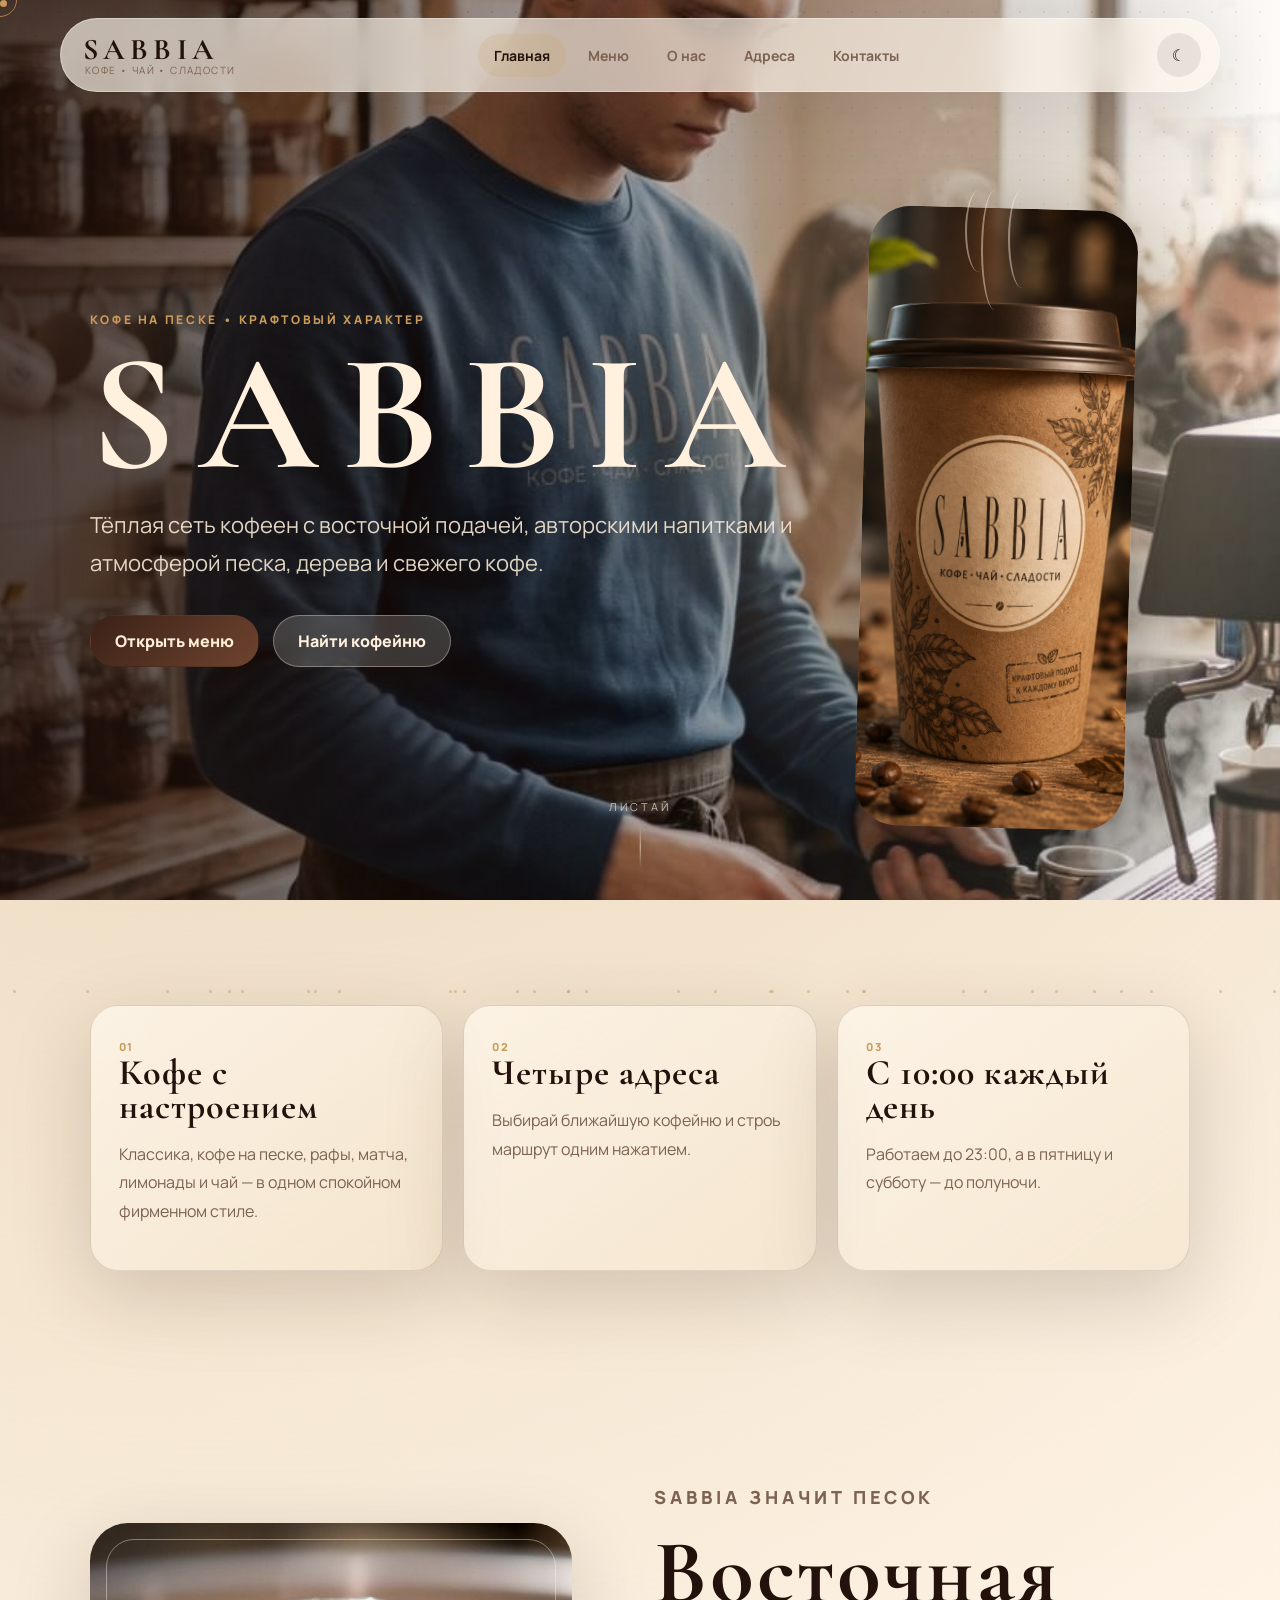
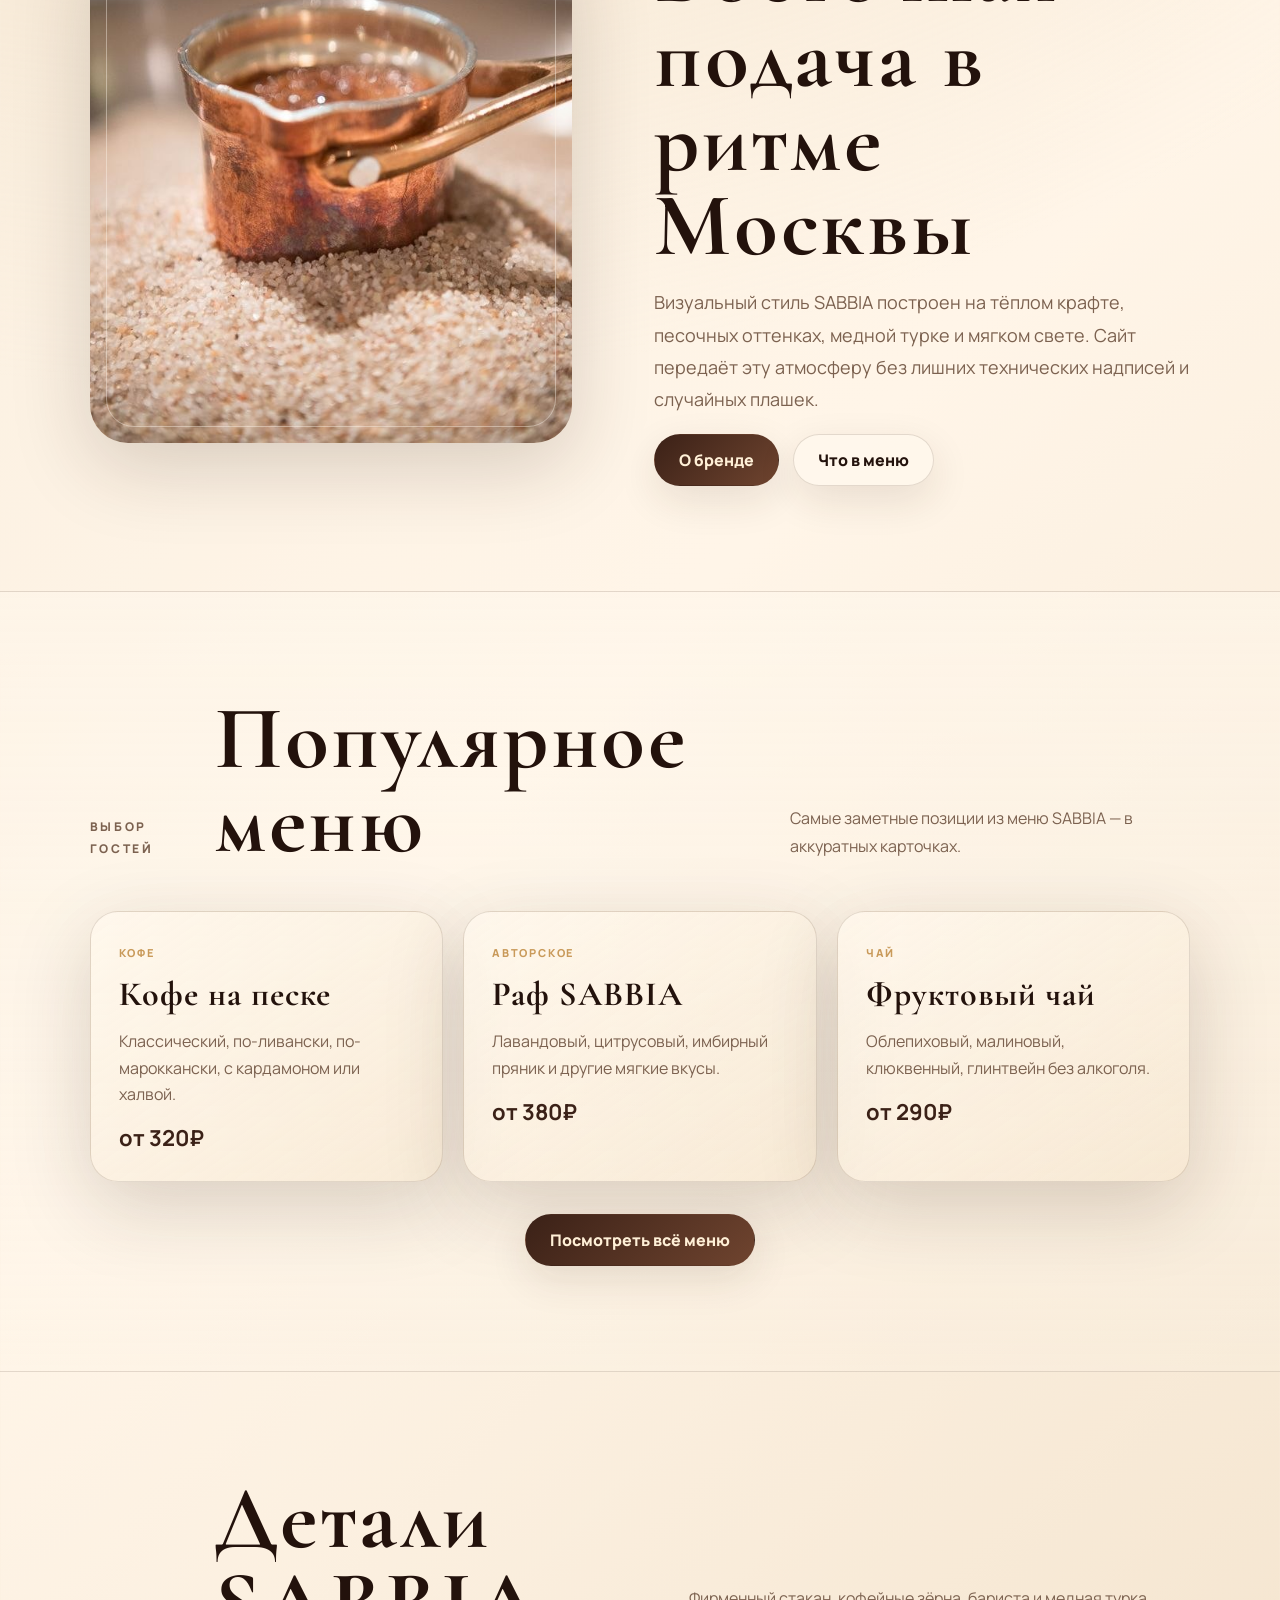
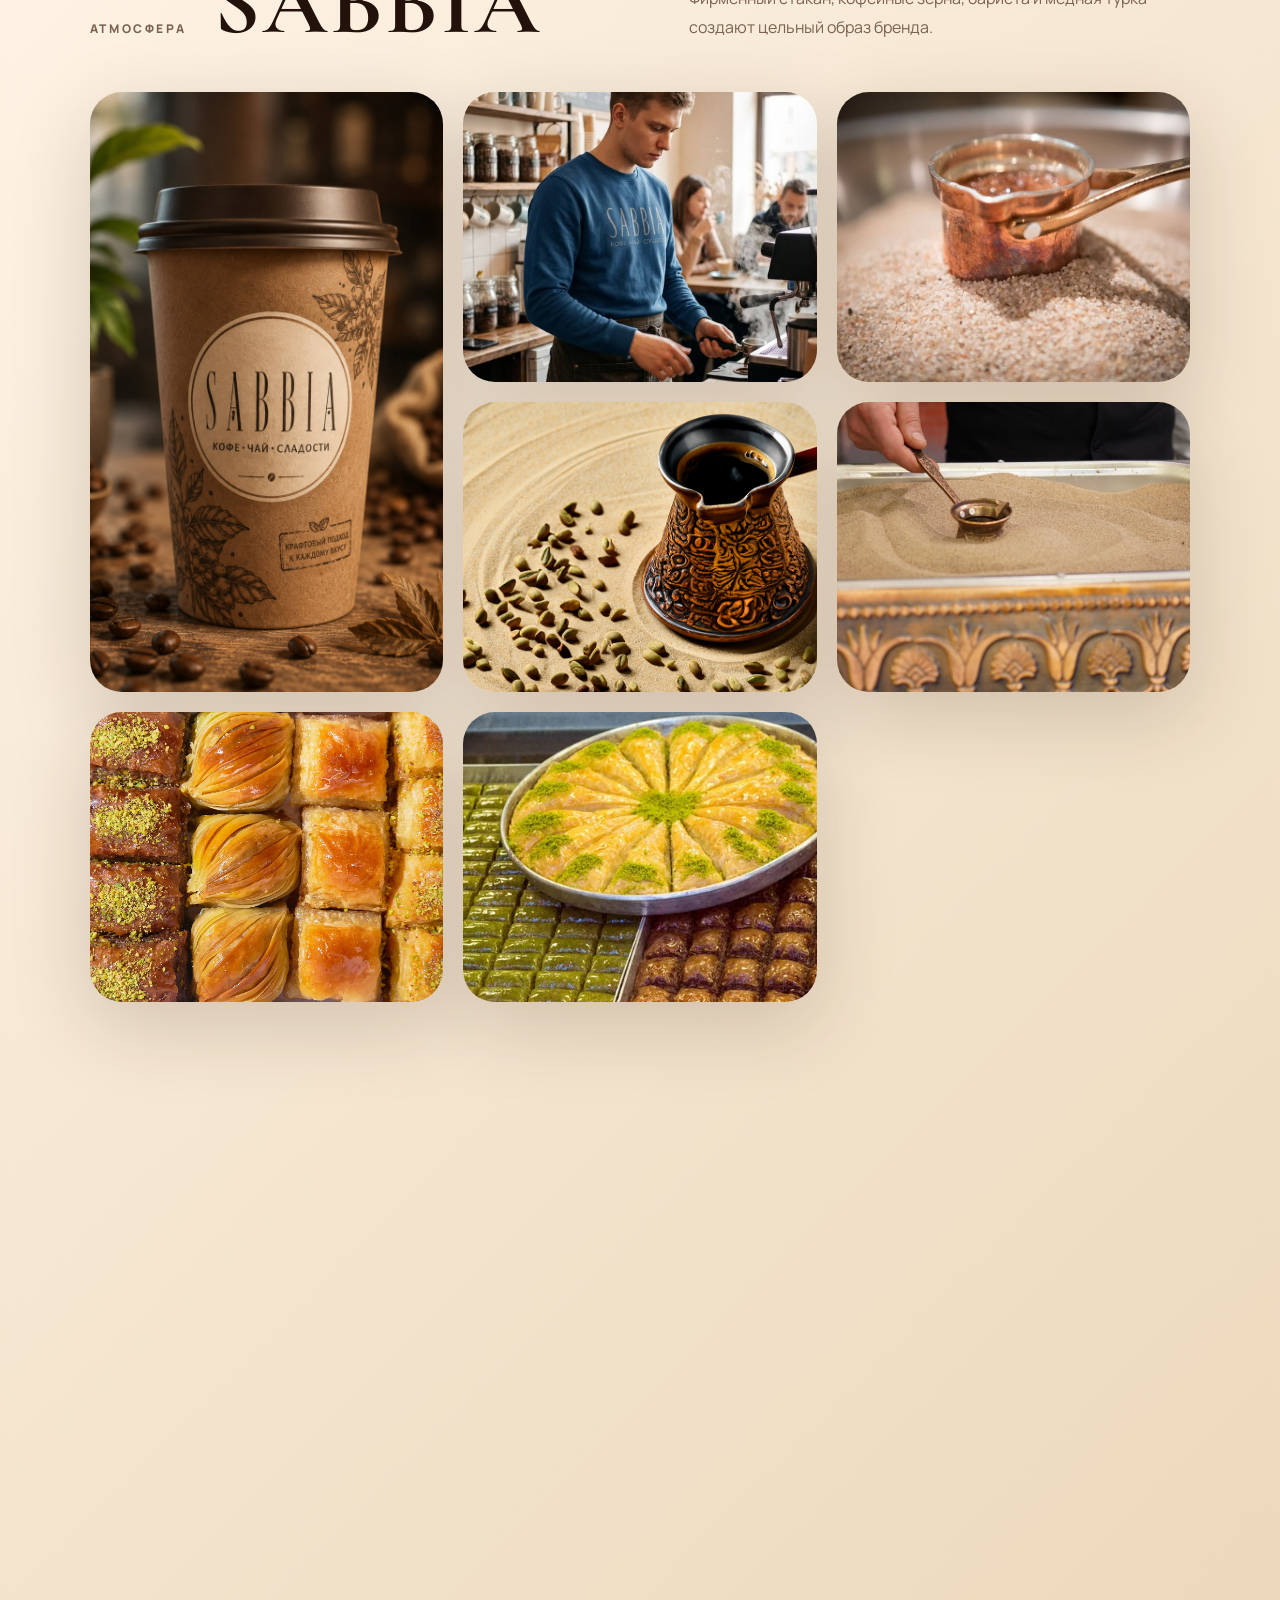
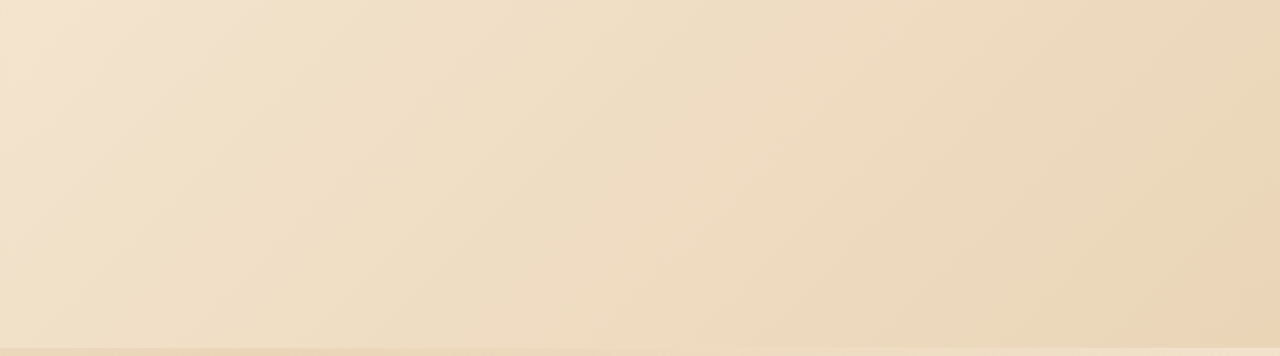
<file: index.html>
<!doctype html>
<html lang="ru">
<head>
  <title>SABBIA — кофе, чай, сладости</title>
  <meta name="description" content="SABBIA — сеть кофеен в Москве: кофе на песке, авторские напитки, чай, лимонады и сладости.">
  <meta property="og:title" content="SABBIA — кофе, чай, сладости">
  <meta property="og:description" content="Тёплая сеть кофеен с крафтовым характером и восточной атмосферой.">
  <meta property="og:type" content="website">
  <meta charset="utf-8">
  <meta name="viewport" content="width=device-width,initial-scale=1">
  <meta name="theme-color" content="#1f130e">
  <link rel="icon" href="assets/favicon.svg" type="image/svg+xml">
  <link rel="preconnect" href="https://fonts.googleapis.com">
  <link rel="preconnect" href="https://fonts.gstatic.com" crossorigin>
  <link href="https://fonts.googleapis.com/css2?family=Cormorant+Garamond:wght@500;600;700&family=Manrope:wght@400;500;600;700;800&display=swap" rel="stylesheet">
  <link rel="stylesheet" href="assets/style.css">
</head>
<body data-page="home">
<div class="loader" aria-hidden="true"><div class="loader-mark">SABBIA</div><div class="loader-bar"><span></span></div></div>
<div class="sand-layer" aria-hidden="true"></div>
<div class="cursor-dot" aria-hidden="true"></div><div class="cursor-ring" aria-hidden="true"></div>
<header class="topbar" data-topbar>
  <a class="brand" href="index.html" aria-label="SABBIA на главную"><span class="brand-word">SABBIA</span><small>кофе • чай • сладости</small></a>
  <nav class="nav" data-nav>
    <a href="index.html" data-page="home">Главная</a>
    <a href="menu.html" data-page="menu">Меню</a>
    <a href="about.html" data-page="about">О нас</a>
    <a href="locations.html" data-page="locations">Адреса</a>
    <a href="contacts.html" data-page="contacts">Контакты</a>
  </nav>
  <div class="top-actions">
    <button class="theme-toggle" type="button" aria-label="Сменить тему">☾</button>
    <button class="burger" type="button" aria-label="Открыть меню"><span></span><span></span></button>
  </div>
</header>
<main>
  <section class="hero hero-home">
    <div class="hero-bg"><img src="assets/images/barista.jpg" alt="Бариста SABBIA готовит кофе"></div>
    <div class="hero-overlay"></div>
    <div class="hero-content reveal">
      <p class="eyebrow">кофе на песке • крафтовый характер</p>
      <h1 class="brand-word hero-title">SABBIA</h1>
      <p class="hero-lead">Тёплая сеть кофеен с восточной подачей, авторскими напитками и атмосферой песка, дерева и свежего кофе.</p>
      <div class="actions"><a class="btn primary" href="menu.html">Открыть меню</a><a class="btn ghost" href="locations.html">Найти кофейню</a></div>
    </div>
    <div class="hero-cup reveal" aria-hidden="true">
      <span class="steam s1"></span><span class="steam s2"></span><span class="steam s3"></span>
      <img src="assets/images/cup.jpg" alt="Фирменный стаканчик SABBIA">
    </div>
    <div class="scroll-hint" aria-hidden="true">листай</div>
  </section>

  <section class="section intro-grid">
    <div class="intro-card reveal">
      <span>01</span><h2>Кофе с настроением</h2><p>Классика, кофе на песке, рафы, матча, лимонады и чай — в одном спокойном фирменном стиле.</p>
    </div>
    <div class="intro-card reveal delay-1"><span>02</span><h2>Четыре адреса</h2><p>Выбирай ближайшую кофейню и строь маршрут одним нажатием.</p></div>
    <div class="intro-card reveal delay-2"><span>03</span><h2>С 10:00 каждый день</h2><p>Работаем до 23:00, а в пятницу и субботу — до полуночи.</p></div>
  </section>

  <section class="section split">
    <div class="photo-frame reveal"><img src="assets/images/turkish-coffee.jpg" alt="Кофе на песке в турке"></div>
    <div class="copy-block reveal">
      <p class="eyebrow">SABBIA значит песок</p>
      <h2>Восточная подача в ритме Москвы</h2>
      <p>Визуальный стиль SABBIA построен на тёплом крафте, песочных оттенках, медной турке и мягком свете. Сайт передаёт эту атмосферу без лишних технических надписей и случайных плашек.</p>
      <div class="actions"><a class="btn primary" href="about.html">О бренде</a><a class="btn" href="menu.html">Что в меню</a></div>
    </div>
  </section>

  <section class="section soft">
    <div class="section-head reveal"><p class="eyebrow">выбор гостей</p><h2>Популярное меню</h2><p>Самые заметные позиции из меню SABBIA — в аккуратных карточках.</p></div>
    <div class="cards menu-preview">
      <article class="menu-card reveal"><span>кофе</span><h3>Кофе на песке</h3><p>Классический, по-ливански, по-мароккански, с кардамоном или халвой.</p><b>от 320₽</b></article>
      <article class="menu-card reveal delay-1"><span>авторское</span><h3>Раф SABBIA</h3><p>Лавандовый, цитрусовый, имбирный пряник и другие мягкие вкусы.</p><b>от 380₽</b></article>
      <article class="menu-card reveal delay-2"><span>чай</span><h3>Фруктовый чай</h3><p>Облепиховый, малиновый, клюквенный, глинтвейн без алкоголя.</p><b>от 290₽</b></article>
    </div>
    <div class="center reveal"><a class="btn primary" href="menu.html">Посмотреть всё меню</a></div>
  </section>

  <section class="section gallery-section">
    <div class="section-head reveal"><p class="eyebrow">атмосфера</p><h2>Детали SABBIA</h2><p>Фирменный стакан, кофейные зёрна, бариста и медная турка создают цельный образ бренда.</p></div>
    <div class="gallery-grid">
      <button class="gallery-item tall reveal" data-img="assets/images/cup.jpg"><img src="assets/images/cup.jpg" alt="Стаканчик SABBIA"></button>
      <button class="gallery-item reveal delay-1" data-img="assets/images/barista.jpg"><img src="assets/images/barista.jpg" alt="Бариста SABBIA"></button>
      <button class="gallery-item reveal delay-2" data-img="assets/images/turkish-coffee.jpg"><img src="assets/images/turkish-coffee.jpg" alt="Кофе на песке"></button>
      <button class="gallery-item reveal delay-3" data-img="assets/images/interior.jpg"><img src="assets/images/interior.jpg" alt="Турка на песке"></button>
      <button class="gallery-item reveal delay-4" data-img="assets/images/dessert.jpg"><img src="assets/images/dessert.jpg" alt="Турка"></button>
      <button class="gallery-item reveal delay-5" data-img="assets/images/pahlava.jpg"><img src="assets/images/pahlava.jpg" alt="Пахлава"></button>
      <button class="gallery-item reveal delay-6" data-img="assets/images/pah.jpg"><img src="assets/images/pah.jpg" alt="Пахлава!"></button>
    </div>
  </section>

  <section class="section locations-strip reveal">
    <div><p class="eyebrow">Москва</p><h2>Кофейни SABBIA рядом</h2><p>Четыре адреса, кликабельные карточки и маршруты в Яндекс Картах.</p></div>
    <a class="btn primary" href="locations.html">Открыть адреса</a>
  </section>
</main>
<footer class="footer reveal">
  <div>
    <a class="footer-brand brand-word" href="index.html">SABBIA</a>
    <p>Кофе, чай и сладости в тёплой песочной эстетике.</p>
  </div>
  <div class="footer-time"><b>График</b><span>Пн–Чт: 10:00–23:00</span><span>Пт–Сб: 10:00–00:00</span><span>Вс: 10:00–23:00</span></div>
  <div class="footer-links"><a href="menu.html">Меню</a><a href="locations.html">Адреса</a><a href="policy.html">Политика</a></div>
</footer>
<div class="lightbox" data-lightbox><button aria-label="Закрыть">×</button><img alt=""></div>
<script src="assets/script.js"></script>
</body>
</html>
</file>
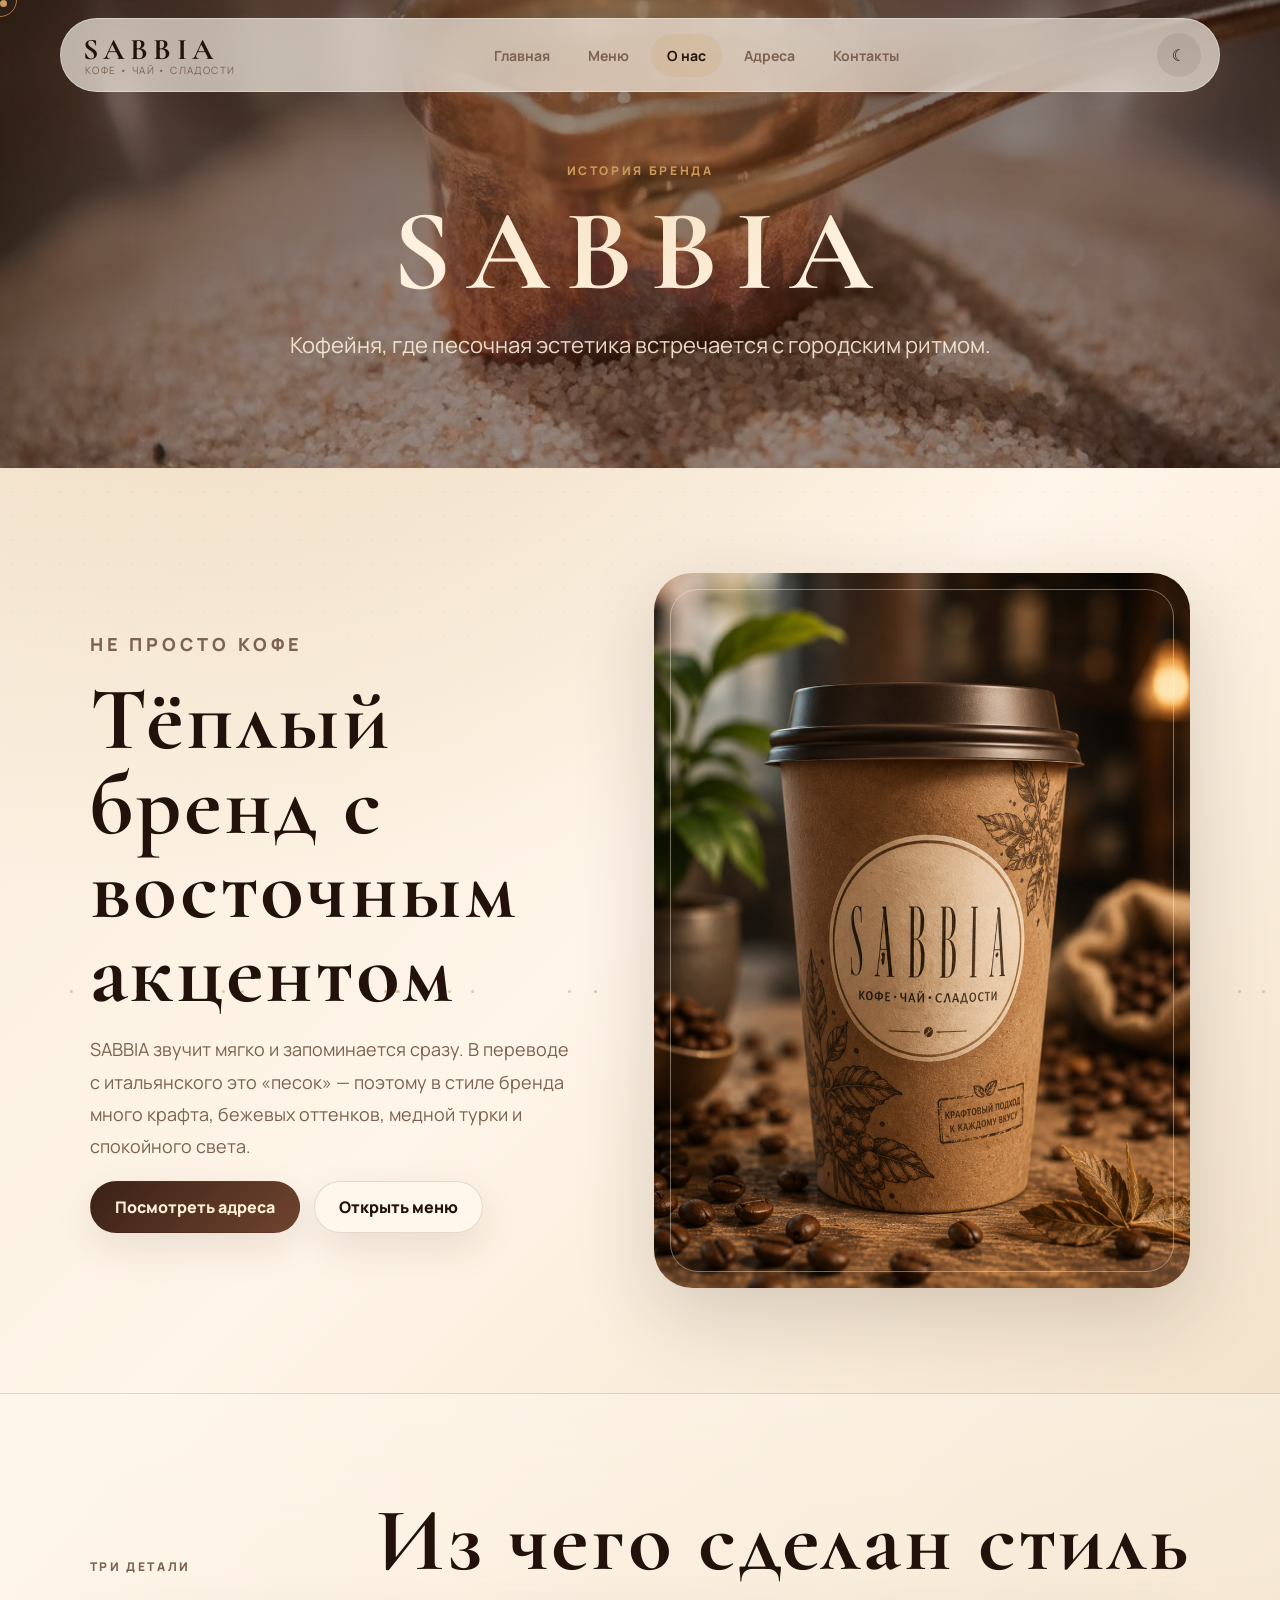
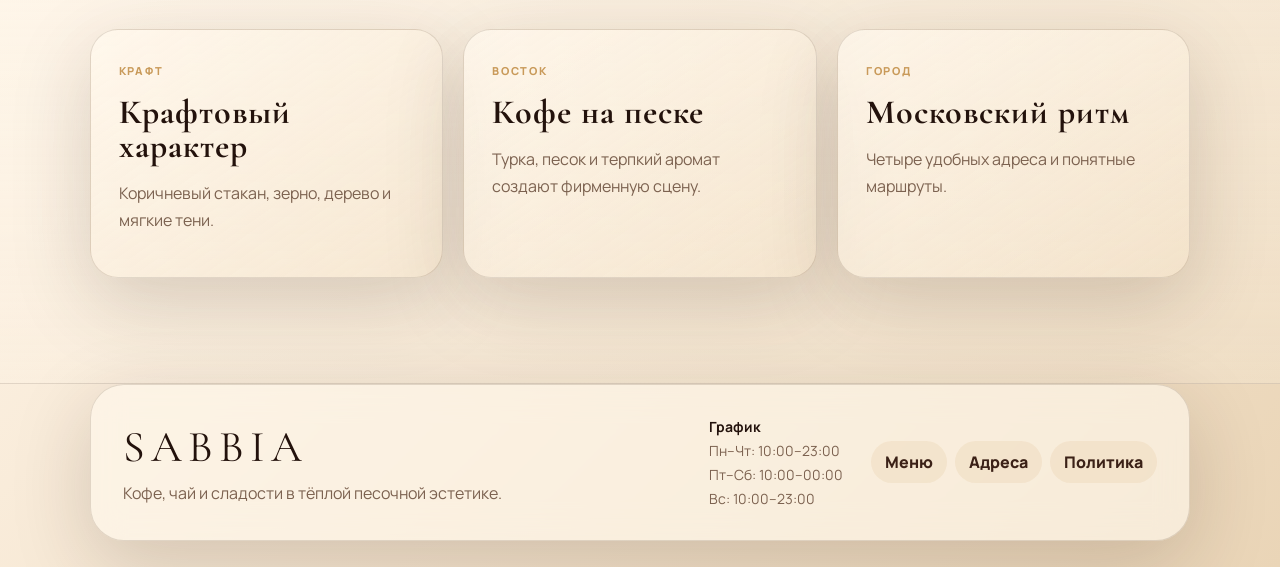
<file: about.html>
<!doctype html><html lang="ru"><head><title>О нас — SABBIA</title><meta name="description" content="История и стиль SABBIA: кофе, песок, крафт и восточная атмосфера."><meta charset="utf-8">
  <meta name="viewport" content="width=device-width,initial-scale=1">
  <meta name="theme-color" content="#1f130e">
  <link rel="icon" href="assets/favicon.svg" type="image/svg+xml">
  <link rel="preconnect" href="https://fonts.googleapis.com">
  <link rel="preconnect" href="https://fonts.gstatic.com" crossorigin>
  <link href="https://fonts.googleapis.com/css2?family=Cormorant+Garamond:wght@500;600;700&family=Manrope:wght@400;500;600;700;800&display=swap" rel="stylesheet">
  <link rel="stylesheet" href="assets/style.css"></head>
<body data-page="about">
<div class="loader" aria-hidden="true"><div class="loader-mark">SABBIA</div><div class="loader-bar"><span></span></div></div>
<div class="sand-layer" aria-hidden="true"></div>
<div class="cursor-dot" aria-hidden="true"></div><div class="cursor-ring" aria-hidden="true"></div>
<header class="topbar" data-topbar>
  <a class="brand" href="index.html" aria-label="SABBIA на главную"><span class="brand-word">SABBIA</span><small>кофе • чай • сладости</small></a>
  <nav class="nav" data-nav>
    <a href="index.html" data-page="home">Главная</a>
    <a href="menu.html" data-page="menu">Меню</a>
    <a href="about.html" data-page="about">О нас</a>
    <a href="locations.html" data-page="locations">Адреса</a>
    <a href="contacts.html" data-page="contacts">Контакты</a>
  </nav>
  <div class="top-actions">
    <button class="theme-toggle" type="button" aria-label="Сменить тему">☾</button>
    <button class="burger" type="button" aria-label="Открыть меню"><span></span><span></span></button>
  </div>
</header>
<main>
  <section class="page-hero about-hero"><p class="eyebrow reveal">история бренда</p><h1 class="brand-word reveal">SABBIA</h1><p class="page-lead reveal">Кофейня, где песочная эстетика встречается с городским ритмом.</p></section>
  <section class="section split"><div class="copy-block reveal"><p class="eyebrow">не просто кофе</p><h2>Тёплый бренд с восточным акцентом</h2><p>SABBIA звучит мягко и запоминается сразу. В переводе с итальянского это «песок» — поэтому в стиле бренда много крафта, бежевых оттенков, медной турки и спокойного света.</p><div class="actions"><a class="btn primary" href="locations.html">Посмотреть адреса</a><a class="btn" href="menu.html">Открыть меню</a></div></div><div class="photo-frame reveal"><img src="assets/images/cup.jpg" alt="Фирменный стаканчик SABBIA"></div></section>
  <section class="section soft"><div class="section-head reveal"><p class="eyebrow">три детали</p><h2>Из чего сделан стиль</h2></div><div class="cards"><article class="menu-card reveal"><span>крафт</span><h3>Крафтовый характер</h3><p>Коричневый стакан, зерно, дерево и мягкие тени.</p></article><article class="menu-card reveal delay-1"><span>восток</span><h3>Кофе на песке</h3><p>Турка, песок и терпкий аромат создают фирменную сцену.</p></article><article class="menu-card reveal delay-2"><span>город</span><h3>Московский ритм</h3><p>Четыре удобных адреса и понятные маршруты.</p></article></div></section>
</main>
<footer class="footer reveal">
  <div>
    <a class="footer-brand brand-word" href="index.html">SABBIA</a>
    <p>Кофе, чай и сладости в тёплой песочной эстетике.</p>
  </div>
  <div class="footer-time"><b>График</b><span>Пн–Чт: 10:00–23:00</span><span>Пт–Сб: 10:00–00:00</span><span>Вс: 10:00–23:00</span></div>
  <div class="footer-links"><a href="menu.html">Меню</a><a href="locations.html">Адреса</a><a href="policy.html">Политика</a></div>
</footer>
<div class="lightbox" data-lightbox><button aria-label="Закрыть">×</button><img alt=""></div>
<script src="assets/script.js"></script>
</body></html>
</file>
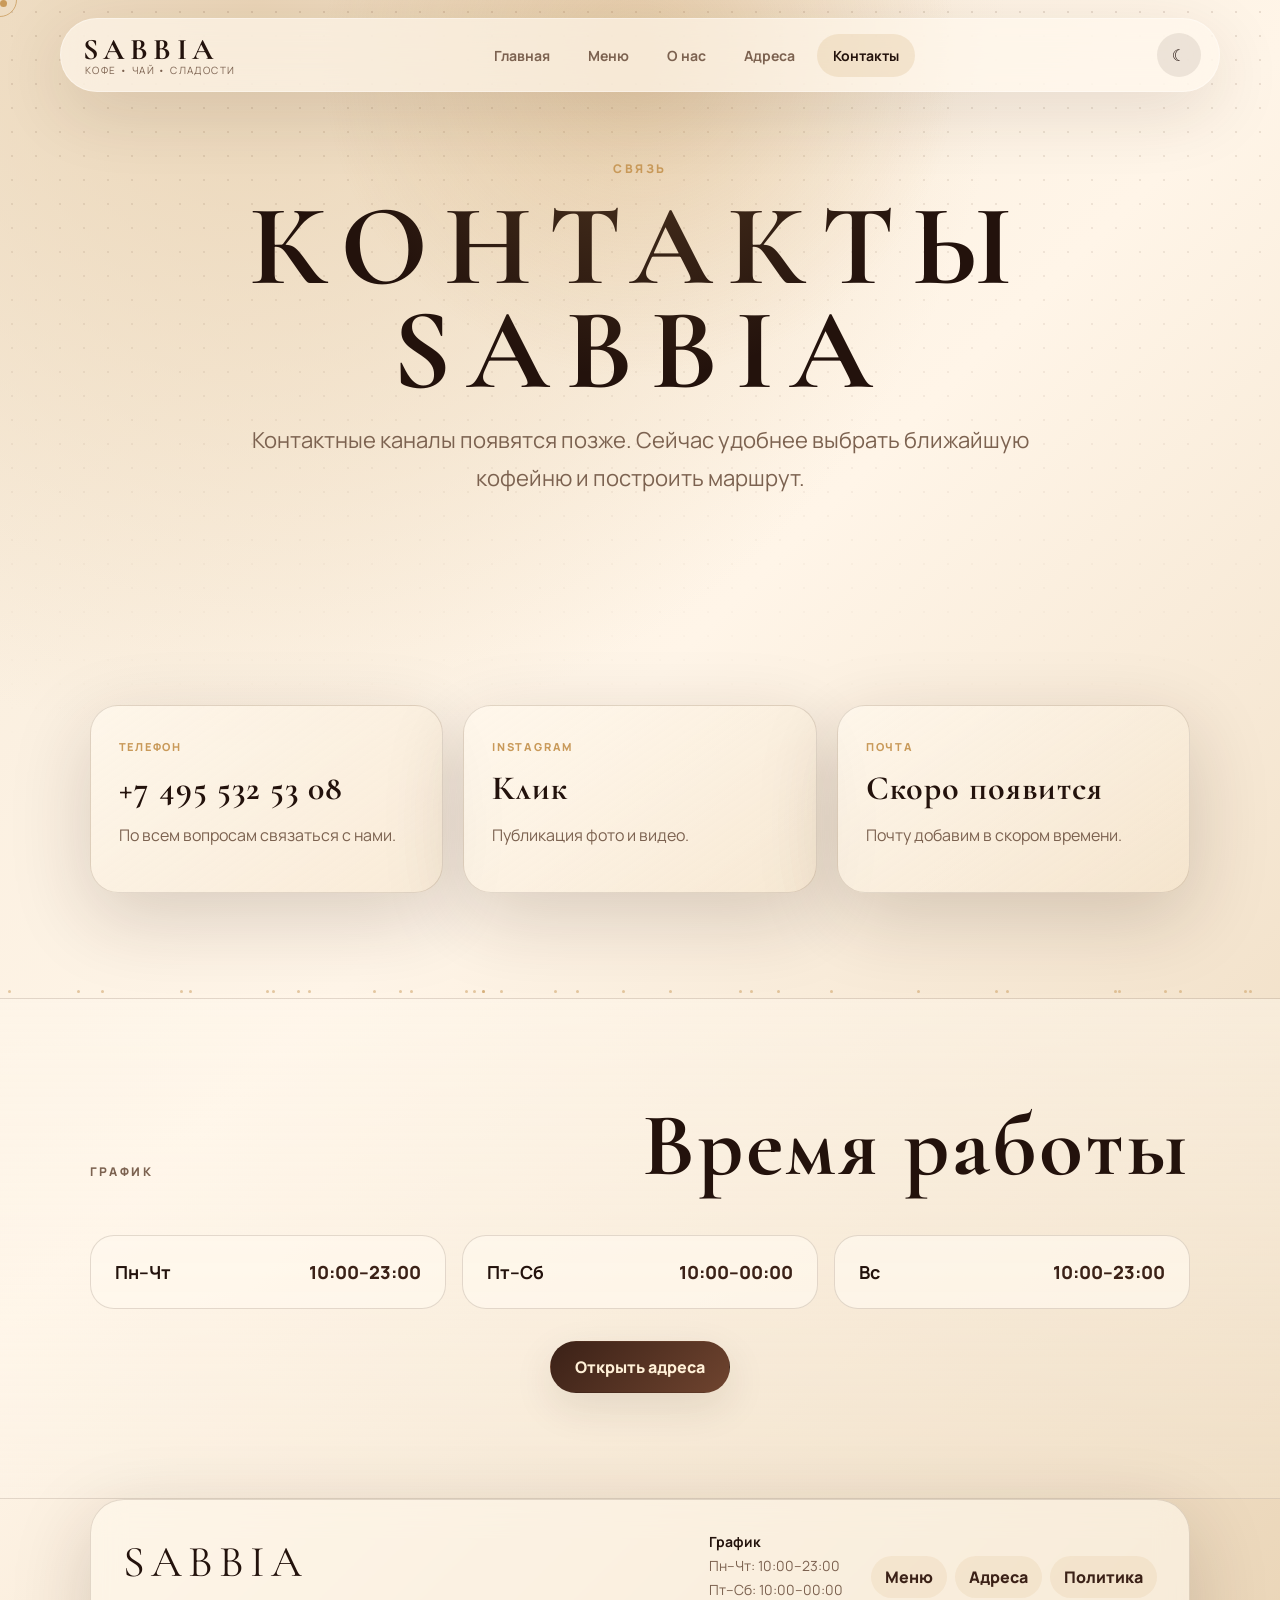
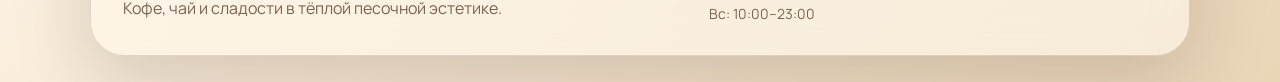
<file: contacts.html>
<!doctype html><html lang="ru"><head><title>Контакты SABBIA</title><meta name="description" content="Контакты и график работы кофеен SABBIA."><meta charset="utf-8">
  <meta name="viewport" content="width=device-width,initial-scale=1">
  <meta name="theme-color" content="#1f130e">
  <link rel="icon" href="assets/favicon.svg" type="image/svg+xml">
  <link rel="preconnect" href="https://fonts.googleapis.com">
  <link rel="preconnect" href="https://fonts.gstatic.com" crossorigin>
  <link href="https://fonts.googleapis.com/css2?family=Cormorant+Garamond:wght@500;600;700&family=Manrope:wght@400;500;600;700;800&display=swap" rel="stylesheet">
  <link rel="stylesheet" href="assets/style.css"></head>
<body data-page="contacts">
<div class="loader" aria-hidden="true"><div class="loader-mark">SABBIA</div><div class="loader-bar"><span></span></div></div>
<div class="sand-layer" aria-hidden="true"></div>
<div class="cursor-dot" aria-hidden="true"></div><div class="cursor-ring" aria-hidden="true"></div>
<header class="topbar" data-topbar>
  <a class="brand" href="index.html" aria-label="SABBIA на главную"><span class="brand-word">SABBIA</span><small>кофе • чай • сладости</small></a>
  <nav class="nav" data-nav>
    <a href="index.html" data-page="home">Главная</a>
    <a href="menu.html" data-page="menu">Меню</a>
    <a href="about.html" data-page="about">О нас</a>
    <a href="locations.html" data-page="locations">Адреса</a>
    <a href="contacts.html" data-page="contacts">Контакты</a>
  </nav>
  <div class="top-actions">
    <button class="theme-toggle" type="button" aria-label="Сменить тему">☾</button>
    <button class="burger" type="button" aria-label="Открыть меню"><span></span><span></span></button>
  </div>
</header>
<main>
  <section class="page-hero compact"><p class="eyebrow reveal">связь</p><h1 class="brand-word reveal">Контакты SABBIA</h1><p class="page-lead reveal">Контактные каналы появятся позже. Сейчас удобнее выбрать ближайшую кофейню и построить маршрут.</p></section>
  <section class="section contact-grid">
    <article class="contact-card reveal"><span>телефон</span><h3>+7 495 532 53 08</h3><p>По всем вопросам связаться с нами.</p></article>
    <article class="contact-card reveal delay-1"> <span>instagram</span> <h3><a href="https://www.instagram.com/sabbia_coffee/" target="_blank">          Клик</a></h3><p>Публикация фото и видео.</p></article>
    <article class="contact-card reveal delay-2"><span>почта</span><h3>Скоро появится</h3><p>Почту добавим в скором времени.</p></article>
  </section>
  <section class="section soft schedule-section"><div class="section-head reveal"><p class="eyebrow">график</p><h2>Время работы</h2></div><div class="schedule reveal"><div><b>Пн–Чт</b><span>10:00–23:00</span></div><div><b>Пт–Сб</b><span>10:00–00:00</span></div><div><b>Вс</b><span>10:00–23:00</span></div></div><div class="center reveal"><a class="btn primary" href="locations.html">Открыть адреса</a></div></section>
</main>
<footer class="footer reveal">
  <div>
    <a class="footer-brand brand-word" href="index.html">SABBIA</a>
    <p>Кофе, чай и сладости в тёплой песочной эстетике.</p>
  </div>
  <div class="footer-time"><b>График</b><span>Пн–Чт: 10:00–23:00</span><span>Пт–Сб: 10:00–00:00</span><span>Вс: 10:00–23:00</span></div>
  <div class="footer-links"><a href="menu.html">Меню</a><a href="locations.html">Адреса</a><a href="policy.html">Политика</a></div>
</footer>
<div class="lightbox" data-lightbox><button aria-label="Закрыть">×</button><img alt=""></div>
<script src="assets/script.js"></script>
</body></html>
</file>
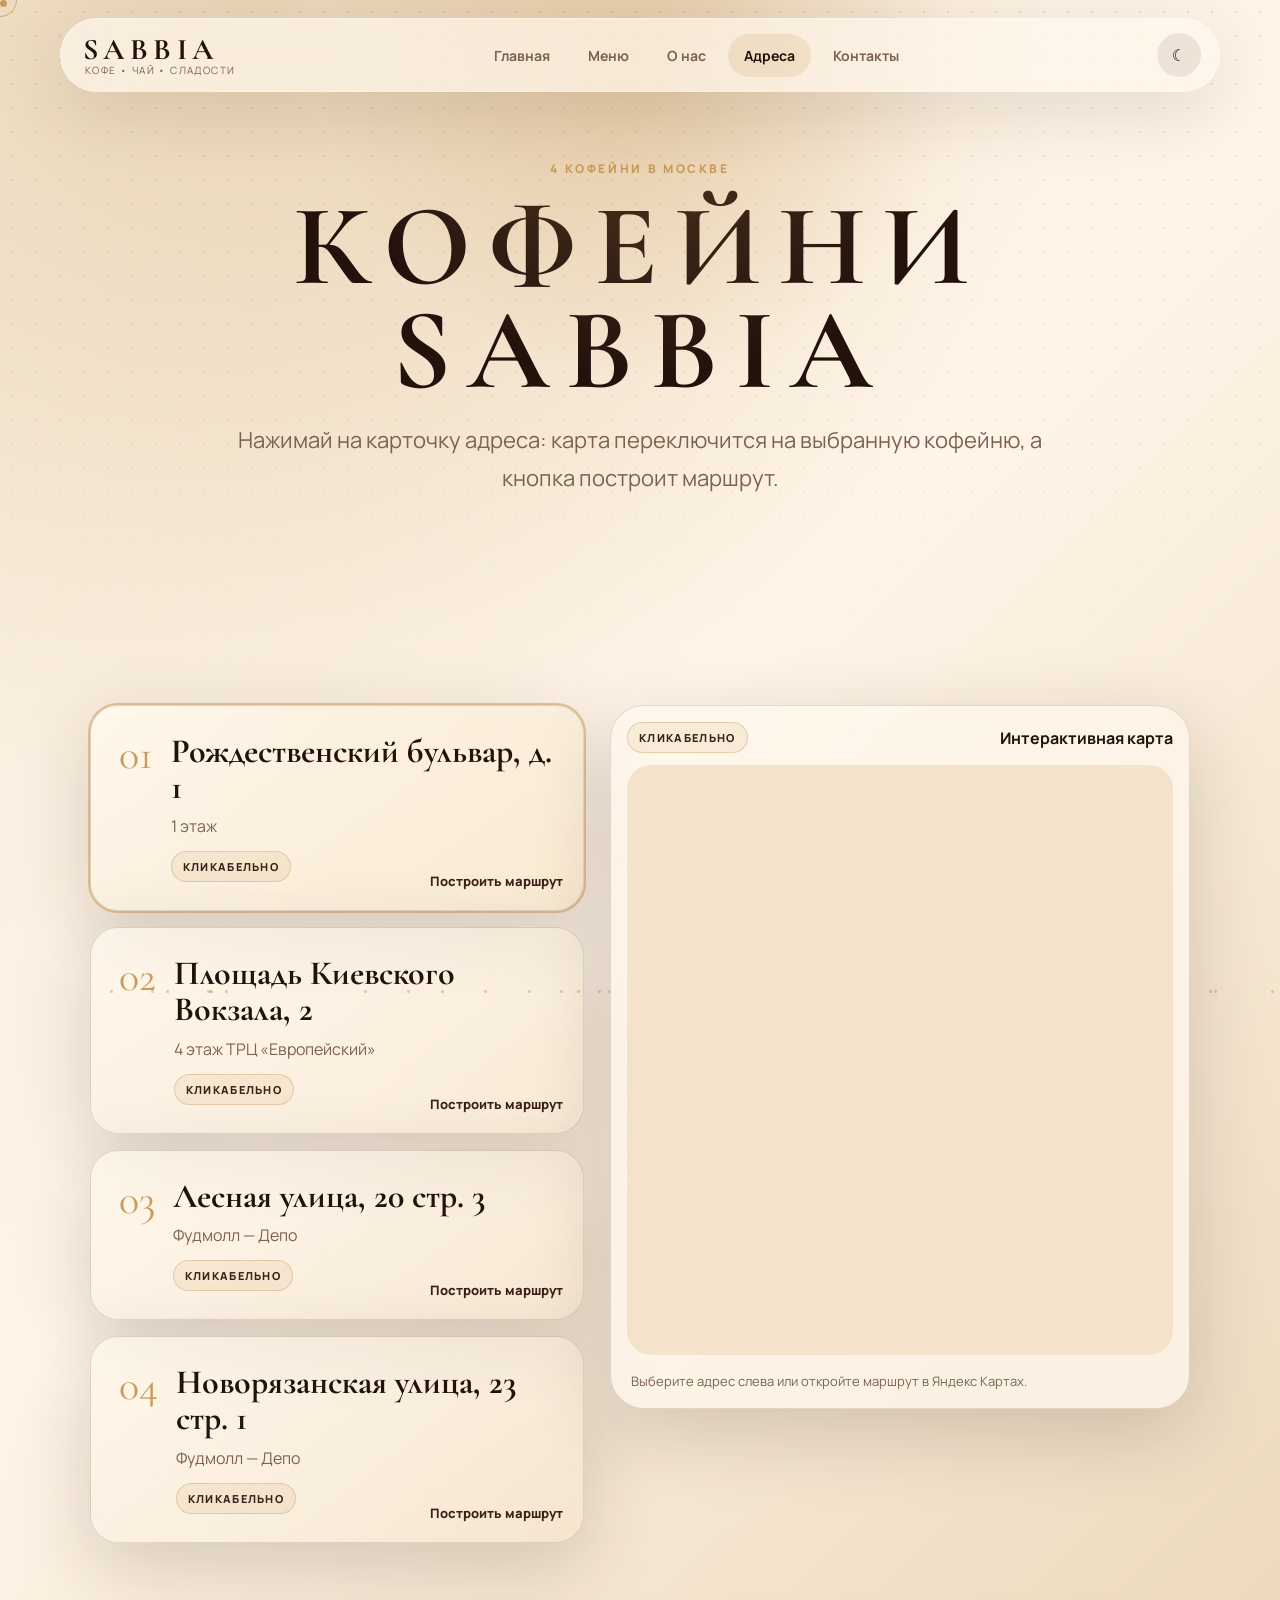
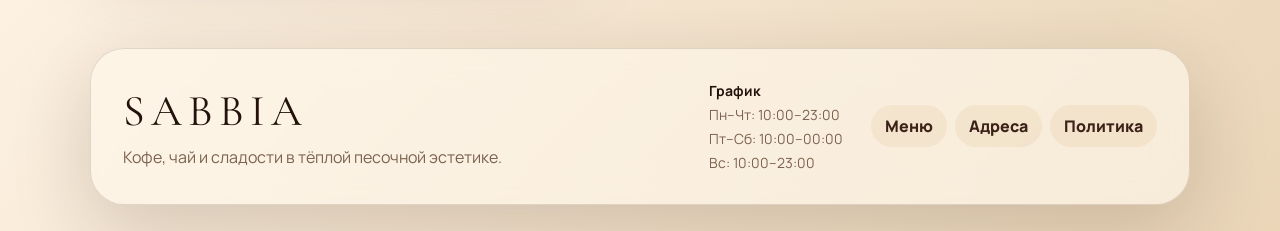
<file: locations.html>
<!doctype html><html lang="ru"><head><title>Адреса SABBIA</title><meta name="description" content="Адреса кофеен SABBIA в Москве и маршруты до каждой точки."><meta charset="utf-8">
  <meta name="viewport" content="width=device-width,initial-scale=1">
  <meta name="theme-color" content="#1f130e">
  <link rel="icon" href="assets/favicon.svg" type="image/svg+xml">
  <link rel="preconnect" href="https://fonts.googleapis.com">
  <link rel="preconnect" href="https://fonts.gstatic.com" crossorigin>
  <link href="https://fonts.googleapis.com/css2?family=Cormorant+Garamond:wght@500;600;700&family=Manrope:wght@400;500;600;700;800&display=swap" rel="stylesheet">
  <link rel="stylesheet" href="assets/style.css"></head>
<body data-page="locations">
<div class="loader" aria-hidden="true"><div class="loader-mark">SABBIA</div><div class="loader-bar"><span></span></div></div>
<div class="sand-layer" aria-hidden="true"></div>
<div class="cursor-dot" aria-hidden="true"></div><div class="cursor-ring" aria-hidden="true"></div>
<header class="topbar" data-topbar>
  <a class="brand" href="index.html" aria-label="SABBIA на главную"><span class="brand-word">SABBIA</span><small>кофе • чай • сладости</small></a>
  <nav class="nav" data-nav>
    <a href="index.html" data-page="home">Главная</a>
    <a href="menu.html" data-page="menu">Меню</a>
    <a href="about.html" data-page="about">О нас</a>
    <a href="locations.html" data-page="locations">Адреса</a>
    <a href="contacts.html" data-page="contacts">Контакты</a>
  </nav>
  <div class="top-actions">
    <button class="theme-toggle" type="button" aria-label="Сменить тему">☾</button>
    <button class="burger" type="button" aria-label="Открыть меню"><span></span><span></span></button>
  </div>
</header>
<main>
  <section class="page-hero compact"><p class="eyebrow reveal">4 кофейни в Москве</p><h1 class="brand-word reveal">Кофейни SABBIA</h1><p class="page-lead reveal">Нажимай на карточку адреса: карта переключится на выбранную кофейню, а кнопка построит маршрут.</p></section>
  <section class="section locations-layout">
    <div class="places" data-places><article class="place-card reveal" data-map="https://yandex.ru/map-widget/v1/?text=Москва%2C%20Рождественский%20бульвар%201&z=16" data-index="0"><div class="place-num">01</div><div><h3>Рождественский бульвар, д. 1</h3><p>1 этаж</p><span class="click-badge">Кликабельно</span></div><a class="route-link" target="_blank" rel="noopener" href="https://yandex.ru/maps/?text=Москва%2C%20Рождественский%20бульвар%201">Построить маршрут</a></article>
<article class="place-card reveal" data-map="https://yandex.ru/map-widget/v1/?text=Москва%2C%20Площадь%20Киевского%20Вокзала%202%20Европейский&z=16" data-index="1"><div class="place-num">02</div><div><h3>Площадь Киевского Вокзала, 2</h3><p>4 этаж ТРЦ «Европейский»</p><span class="click-badge">Кликабельно</span></div><a class="route-link" target="_blank" rel="noopener" href="https://yandex.ru/maps/?text=Москва%2C%20Площадь%20Киевского%20Вокзала%202%20Европейский">Построить маршрут</a></article>
<article class="place-card reveal" data-map="https://yandex.ru/map-widget/v1/?text=Москва%2C%20Лесная%20улица%2020%20стр.%203%20Депо&z=16" data-index="2"><div class="place-num">03</div><div><h3>Лесная улица, 20 стр. 3</h3><p>Фудмолл — Депо</p><span class="click-badge">Кликабельно</span></div><a class="route-link" target="_blank" rel="noopener" href="https://yandex.ru/maps/?text=Москва%2C%20Лесная%20улица%2020%20стр.%203%20Депо">Построить маршрут</a></article>
<article class="place-card reveal" data-map="https://yandex.ru/map-widget/v1/?text=Москва%2C%20Новорязанская%20улица%2023%20стр.%201%20Депо&z=16" data-index="3"><div class="place-num">04</div><div><h3>Новорязанская улица, 23 стр. 1</h3><p>Фудмолл — Депо</p><span class="click-badge">Кликабельно</span></div><a class="route-link" target="_blank" rel="noopener" href="https://yandex.ru/maps/?text=Москва%2C%20Новорязанская%20улица%2023%20стр.%201%20Депо">Построить маршрут</a></article></div>
    <div class="map-panel reveal">
      <div class="map-top"><span class="click-badge">Кликабельно</span><b>Интерактивная карта</b></div>
      <iframe title="Карта SABBIA" data-map-frame src="https://yandex.ru/map-widget/v1/?text=Москва%2C%20Рождественский%20бульвар%201&z=16" loading="lazy"></iframe>
      <div class="map-note">Выберите адрес слева или откройте маршрут в Яндекс Картах.</div>
    </div>
  </section>
</main>
<footer class="footer reveal">
  <div>
    <a class="footer-brand brand-word" href="index.html">SABBIA</a>
    <p>Кофе, чай и сладости в тёплой песочной эстетике.</p>
  </div>
  <div class="footer-time"><b>График</b><span>Пн–Чт: 10:00–23:00</span><span>Пт–Сб: 10:00–00:00</span><span>Вс: 10:00–23:00</span></div>
  <div class="footer-links"><a href="menu.html">Меню</a><a href="locations.html">Адреса</a><a href="policy.html">Политика</a></div>
</footer>
<div class="lightbox" data-lightbox><button aria-label="Закрыть">×</button><img alt=""></div>
<script src="assets/script.js"></script>
</body></html>
</file>
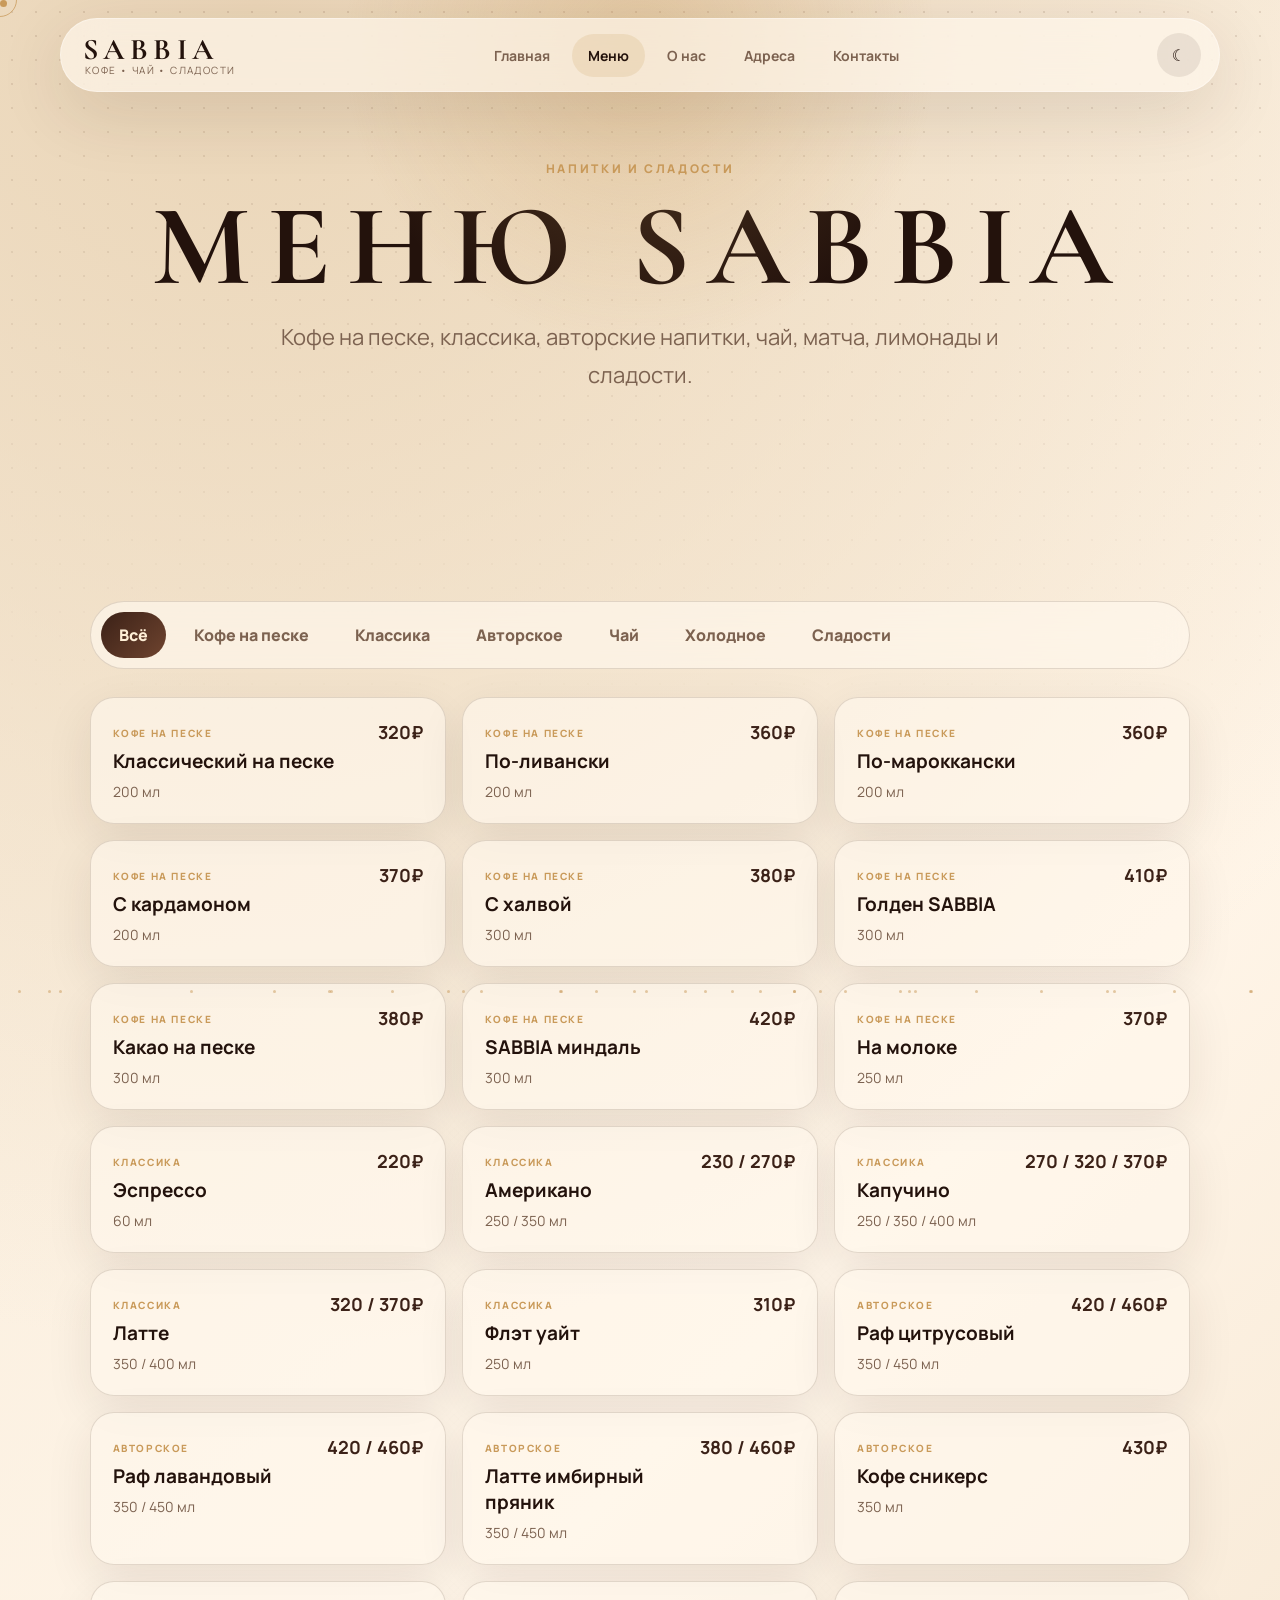
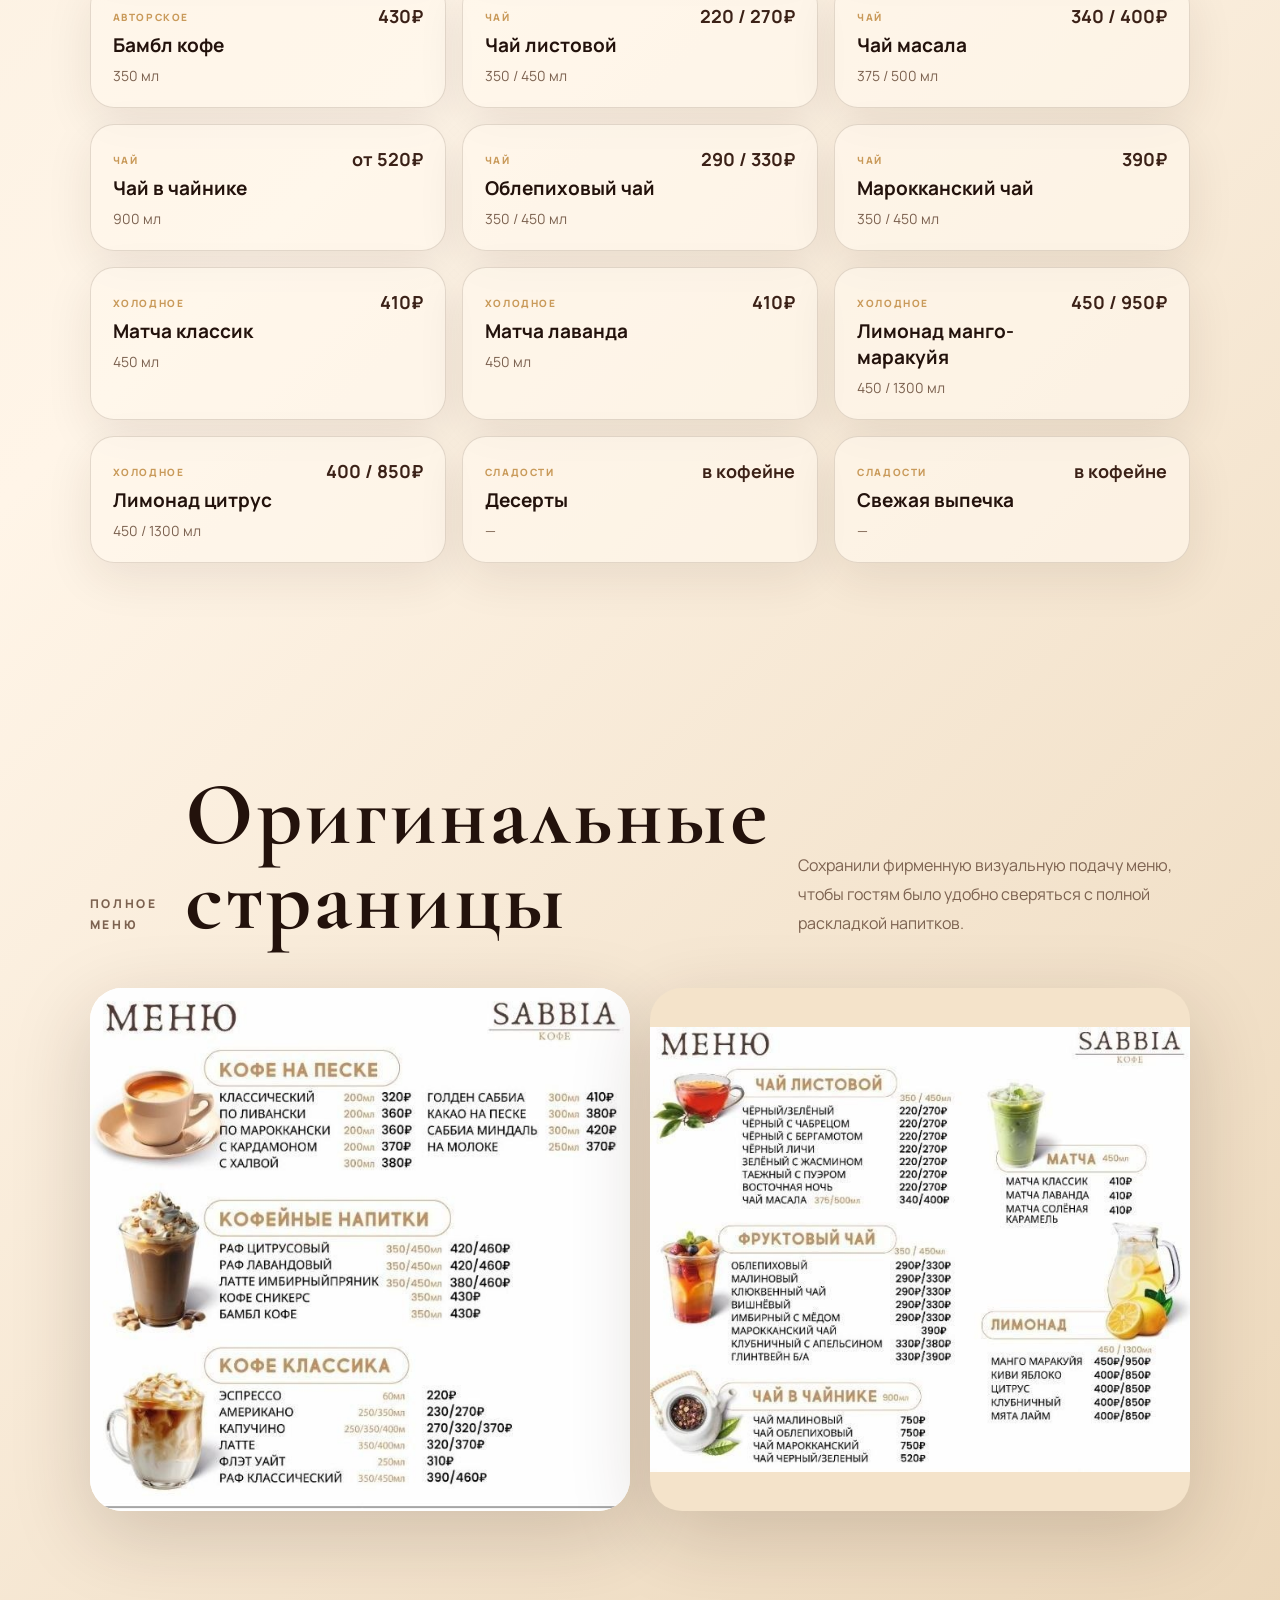
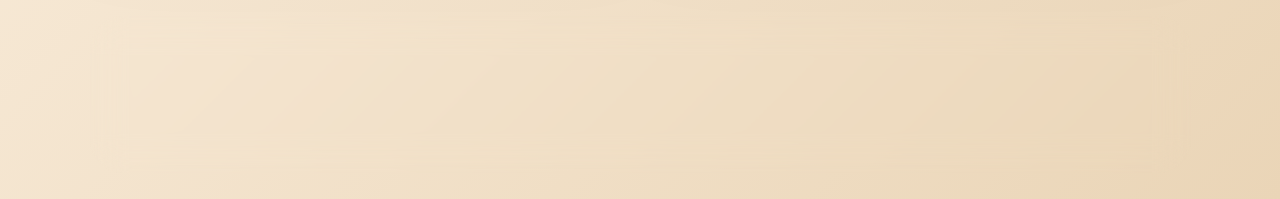
<file: menu.html>
<!doctype html>
<html lang="ru"><head><title>Меню SABBIA</title><meta name="description" content="Меню SABBIA: кофе на песке, классика, авторские напитки, чай, лимонады и сладости."><meta charset="utf-8">
  <meta name="viewport" content="width=device-width,initial-scale=1">
  <meta name="theme-color" content="#1f130e">
  <link rel="icon" href="assets/favicon.svg" type="image/svg+xml">
  <link rel="preconnect" href="https://fonts.googleapis.com">
  <link rel="preconnect" href="https://fonts.gstatic.com" crossorigin>
  <link href="https://fonts.googleapis.com/css2?family=Cormorant+Garamond:wght@500;600;700&family=Manrope:wght@400;500;600;700;800&display=swap" rel="stylesheet">
  <link rel="stylesheet" href="assets/style.css"></head>
<body data-page="menu">
<div class="loader" aria-hidden="true"><div class="loader-mark">SABBIA</div><div class="loader-bar"><span></span></div></div>
<div class="sand-layer" aria-hidden="true"></div>
<div class="cursor-dot" aria-hidden="true"></div><div class="cursor-ring" aria-hidden="true"></div>
<header class="topbar" data-topbar>
  <a class="brand" href="index.html" aria-label="SABBIA на главную"><span class="brand-word">SABBIA</span><small>кофе • чай • сладости</small></a>
  <nav class="nav" data-nav>
    <a href="index.html" data-page="home">Главная</a>
    <a href="menu.html" data-page="menu">Меню</a>
    <a href="about.html" data-page="about">О нас</a>
    <a href="locations.html" data-page="locations">Адреса</a>
    <a href="contacts.html" data-page="contacts">Контакты</a>
  </nav>
  <div class="top-actions">
    <button class="theme-toggle" type="button" aria-label="Сменить тему">☾</button>
    <button class="burger" type="button" aria-label="Открыть меню"><span></span><span></span></button>
  </div>
</header>
<main>
  <section class="page-hero compact"><p class="eyebrow reveal">напитки и сладости</p><h1 class="brand-word reveal">Меню SABBIA</h1><p class="page-lead reveal">Кофе на песке, классика, авторские напитки, чай, матча, лимонады и сладости.</p></section>
  <section class="section">
    <div class="filters reveal" data-filters><button class="active" data-filter="all">Всё</button><button data-filter="coffee">Кофе на песке</button><button data-filter="classic">Классика</button><button data-filter="signature">Авторское</button><button data-filter="tea">Чай</button><button data-filter="cold">Холодное</button><button data-filter="sweet">Сладости</button></div>
    <div class="menu-list" data-menu-list><article class="menu-list-card reveal" data-category="coffee"><div><span>кофе на песке</span><h3>Классический на песке</h3><p>200 мл</p></div><b>320₽</b></article>
<article class="menu-list-card reveal" data-category="coffee"><div><span>кофе на песке</span><h3>По-ливански</h3><p>200 мл</p></div><b>360₽</b></article>
<article class="menu-list-card reveal" data-category="coffee"><div><span>кофе на песке</span><h3>По-мароккански</h3><p>200 мл</p></div><b>360₽</b></article>
<article class="menu-list-card reveal" data-category="coffee"><div><span>кофе на песке</span><h3>С кардамоном</h3><p>200 мл</p></div><b>370₽</b></article>
<article class="menu-list-card reveal" data-category="coffee"><div><span>кофе на песке</span><h3>С халвой</h3><p>300 мл</p></div><b>380₽</b></article>
<article class="menu-list-card reveal" data-category="coffee"><div><span>кофе на песке</span><h3>Голден SABBIA</h3><p>300 мл</p></div><b>410₽</b></article>
<article class="menu-list-card reveal" data-category="coffee"><div><span>кофе на песке</span><h3>Какао на песке</h3><p>300 мл</p></div><b>380₽</b></article>
<article class="menu-list-card reveal" data-category="coffee"><div><span>кофе на песке</span><h3>SABBIA миндаль</h3><p>300 мл</p></div><b>420₽</b></article>
<article class="menu-list-card reveal" data-category="coffee"><div><span>кофе на песке</span><h3>На молоке</h3><p>250 мл</p></div><b>370₽</b></article>
<article class="menu-list-card reveal" data-category="classic"><div><span>классика</span><h3>Эспрессо</h3><p>60 мл</p></div><b>220₽</b></article>
<article class="menu-list-card reveal" data-category="classic"><div><span>классика</span><h3>Американо</h3><p>250 / 350 мл</p></div><b>230 / 270₽</b></article>
<article class="menu-list-card reveal" data-category="classic"><div><span>классика</span><h3>Капучино</h3><p>250 / 350 / 400 мл</p></div><b>270 / 320 / 370₽</b></article>
<article class="menu-list-card reveal" data-category="classic"><div><span>классика</span><h3>Латте</h3><p>350 / 400 мл</p></div><b>320 / 370₽</b></article>
<article class="menu-list-card reveal" data-category="classic"><div><span>классика</span><h3>Флэт уайт</h3><p>250 мл</p></div><b>310₽</b></article>
<article class="menu-list-card reveal" data-category="signature"><div><span>авторское</span><h3>Раф цитрусовый</h3><p>350 / 450 мл</p></div><b>420 / 460₽</b></article>
<article class="menu-list-card reveal" data-category="signature"><div><span>авторское</span><h3>Раф лавандовый</h3><p>350 / 450 мл</p></div><b>420 / 460₽</b></article>
<article class="menu-list-card reveal" data-category="signature"><div><span>авторское</span><h3>Латте имбирный пряник</h3><p>350 / 450 мл</p></div><b>380 / 460₽</b></article>
<article class="menu-list-card reveal" data-category="signature"><div><span>авторское</span><h3>Кофе сникерс</h3><p>350 мл</p></div><b>430₽</b></article>
<article class="menu-list-card reveal" data-category="signature"><div><span>авторское</span><h3>Бамбл кофе</h3><p>350 мл</p></div><b>430₽</b></article>
<article class="menu-list-card reveal" data-category="tea"><div><span>чай</span><h3>Чай листовой</h3><p>350 / 450 мл</p></div><b>220 / 270₽</b></article>
<article class="menu-list-card reveal" data-category="tea"><div><span>чай</span><h3>Чай масала</h3><p>375 / 500 мл</p></div><b>340 / 400₽</b></article>
<article class="menu-list-card reveal" data-category="tea"><div><span>чай</span><h3>Чай в чайнике</h3><p>900 мл</p></div><b>от 520₽</b></article>
<article class="menu-list-card reveal" data-category="tea"><div><span>чай</span><h3>Облепиховый чай</h3><p>350 / 450 мл</p></div><b>290 / 330₽</b></article>
<article class="menu-list-card reveal" data-category="tea"><div><span>чай</span><h3>Марокканский чай</h3><p>350 / 450 мл</p></div><b>390₽</b></article>
<article class="menu-list-card reveal" data-category="cold"><div><span>холодное</span><h3>Матча классик</h3><p>450 мл</p></div><b>410₽</b></article>
<article class="menu-list-card reveal" data-category="cold"><div><span>холодное</span><h3>Матча лаванда</h3><p>450 мл</p></div><b>410₽</b></article>
<article class="menu-list-card reveal" data-category="cold"><div><span>холодное</span><h3>Лимонад манго-маракуйя</h3><p>450 / 1300 мл</p></div><b>450 / 950₽</b></article>
<article class="menu-list-card reveal" data-category="cold"><div><span>холодное</span><h3>Лимонад цитрус</h3><p>450 / 1300 мл</p></div><b>400 / 850₽</b></article>
<article class="menu-list-card reveal" data-category="sweet"><div><span>сладости</span><h3>Десерты</h3><p>—</p></div><b>в кофейне</b></article>
<article class="menu-list-card reveal" data-category="sweet"><div><span>сладости</span><h3>Свежая выпечка</h3><p>—</p></div><b>в кофейне</b></article></div>
  </section>
  <section class="section menu-images">
    <div class="section-head reveal"><p class="eyebrow">полное меню</p><h2>Оригинальные страницы</h2><p>Сохранили фирменную визуальную подачу меню, чтобы гостям было удобно сверяться с полной раскладкой напитков.</p></div>
    <div class="gallery-grid menu-gallery">
      <button class="gallery-item reveal" data-img="assets/images/menu-coffee.png"><img src="assets/images/menu-coffee.png" alt="Меню кофе SABBIA"></button>
      <button class="gallery-item reveal delay-1" data-img="assets/images/menu-tea.png"><img src="assets/images/menu-tea.png" alt="Меню чая и лимонадов SABBIA"></button>
    </div>
  </section>
</main>
<footer class="footer reveal">
  <div>
    <a class="footer-brand brand-word" href="index.html">SABBIA</a>
    <p>Кофе, чай и сладости в тёплой песочной эстетике.</p>
  </div>
  <div class="footer-time"><b>График</b><span>Пн–Чт: 10:00–23:00</span><span>Пт–Сб: 10:00–00:00</span><span>Вс: 10:00–23:00</span></div>
  <div class="footer-links"><a href="menu.html">Меню</a><a href="locations.html">Адреса</a><a href="policy.html">Политика</a></div>
</footer>
<div class="lightbox" data-lightbox><button aria-label="Закрыть">×</button><img alt=""></div>
<script src="assets/script.js"></script>
</body></html>
</file>
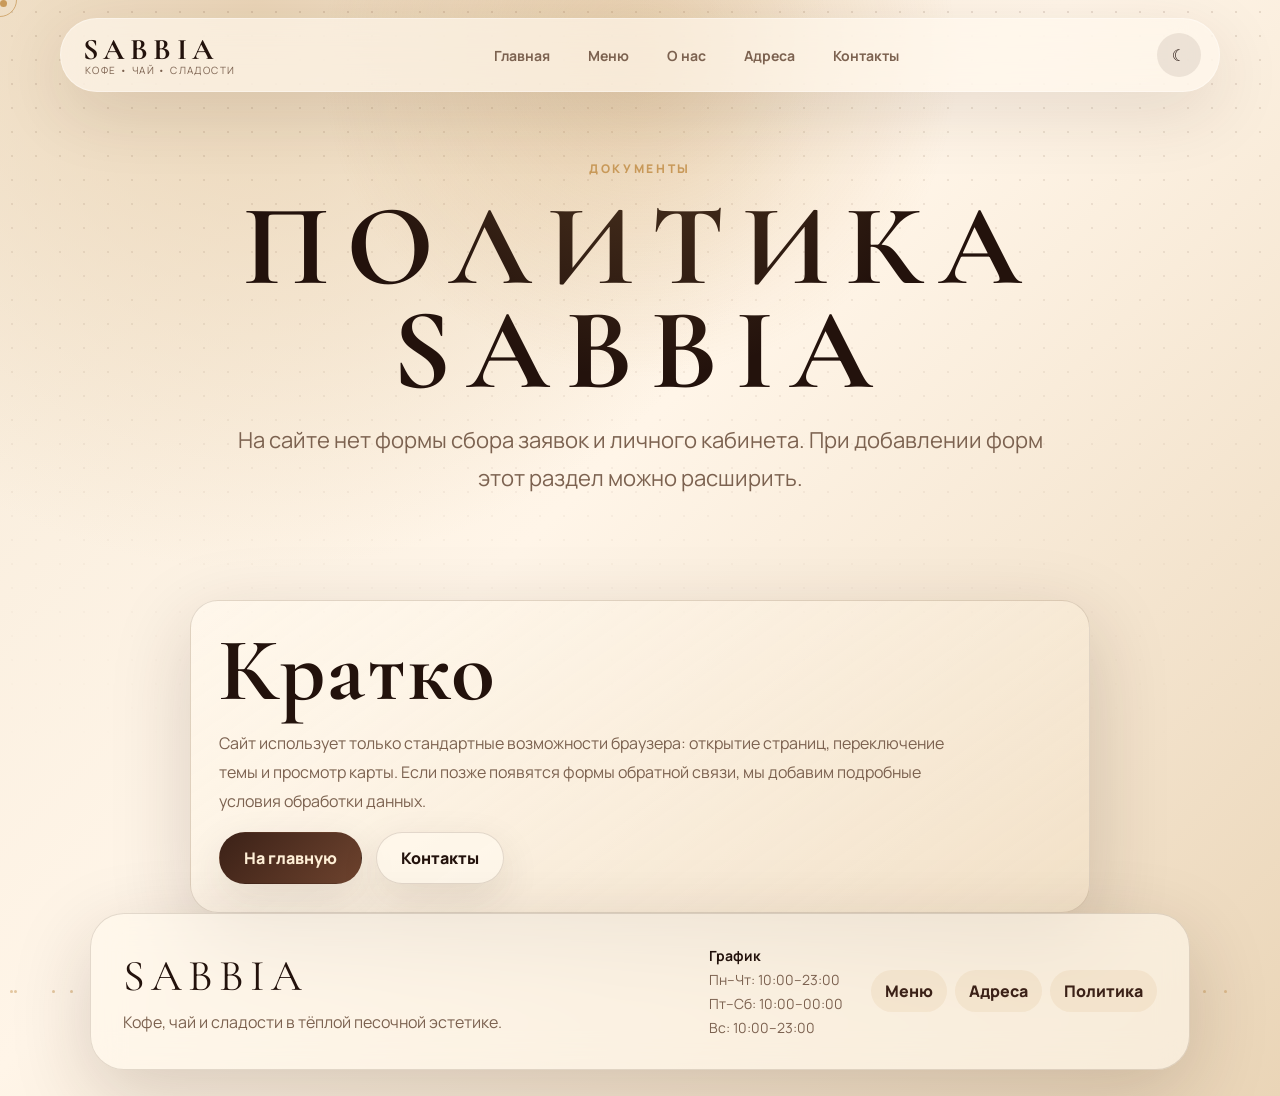
<file: policy.html>
<!doctype html><html lang="ru"><head><title>Политика — SABBIA</title><meta name="description" content="Политика обработки данных сайта SABBIA."><meta charset="utf-8">
  <meta name="viewport" content="width=device-width,initial-scale=1">
  <meta name="theme-color" content="#1f130e">
  <link rel="icon" href="assets/favicon.svg" type="image/svg+xml">
  <link rel="preconnect" href="https://fonts.googleapis.com">
  <link rel="preconnect" href="https://fonts.gstatic.com" crossorigin>
  <link href="https://fonts.googleapis.com/css2?family=Cormorant+Garamond:wght@500;600;700&family=Manrope:wght@400;500;600;700;800&display=swap" rel="stylesheet">
  <link rel="stylesheet" href="assets/style.css"></head>
<body data-page="policy">
<div class="loader" aria-hidden="true"><div class="loader-mark">SABBIA</div><div class="loader-bar"><span></span></div></div>
<div class="sand-layer" aria-hidden="true"></div>
<div class="cursor-dot" aria-hidden="true"></div><div class="cursor-ring" aria-hidden="true"></div>
<header class="topbar" data-topbar>
  <a class="brand" href="index.html" aria-label="SABBIA на главную"><span class="brand-word">SABBIA</span><small>кофе • чай • сладости</small></a>
  <nav class="nav" data-nav>
    <a href="index.html" data-page="home">Главная</a>
    <a href="menu.html" data-page="menu">Меню</a>
    <a href="about.html" data-page="about">О нас</a>
    <a href="locations.html" data-page="locations">Адреса</a>
    <a href="contacts.html" data-page="contacts">Контакты</a>
  </nav>
  <div class="top-actions">
    <button class="theme-toggle" type="button" aria-label="Сменить тему">☾</button>
    <button class="burger" type="button" aria-label="Открыть меню"><span></span><span></span></button>
  </div>
</header>
<main><section class="page-hero compact"><p class="eyebrow reveal">документы</p><h1 class="brand-word reveal">Политика SABBIA</h1><p class="page-lead reveal">На сайте нет формы сбора заявок и личного кабинета. При добавлении форм этот раздел можно расширить.</p></section><section class="section prose reveal"><h2>Кратко</h2><p>Сайт использует только стандартные возможности браузера: открытие страниц, переключение темы и просмотр карты. Если позже появятся формы обратной связи, мы добавим подробные условия обработки данных.</p><div class="actions"><a class="btn primary" href="index.html">На главную</a><a class="btn" href="contacts.html">Контакты</a></div></section></main>
<footer class="footer reveal">
  <div>
    <a class="footer-brand brand-word" href="index.html">SABBIA</a>
    <p>Кофе, чай и сладости в тёплой песочной эстетике.</p>
  </div>
  <div class="footer-time"><b>График</b><span>Пн–Чт: 10:00–23:00</span><span>Пт–Сб: 10:00–00:00</span><span>Вс: 10:00–23:00</span></div>
  <div class="footer-links"><a href="menu.html">Меню</a><a href="locations.html">Адреса</a><a href="policy.html">Политика</a></div>
</footer>
<div class="lightbox" data-lightbox><button aria-label="Закрыть">×</button><img alt=""></div>
<script src="assets/script.js"></script>
</body></html>
</file>
<file: assets/style.css>
:root{
  --bg:#f6ead8; --bg2:#ead5b7; --paper:#fff8ed; --paper2:#f4e3ca;
  --ink:#23120c; --muted:#7c6250; --line:rgba(72,41,25,.15);
  --brown:#3b2117; --brown2:#6f442f; --gold:#c99a5a; --gold2:#e7c285;
  --shadow:0 24px 80px rgba(49,29,16,.18); --radius:28px;
  --brand:'Cormorant Garamond', Georgia, serif; --body:'Manrope',system-ui,-apple-system,Segoe UI,sans-serif;
}
[data-theme="dark"]{--bg:#120b08;--bg2:#25150f;--paper:#1d110d;--paper2:#28170f;--ink:#fff1dd;--muted:#c2a990;--line:rgba(255,231,203,.14);--brown:#f1d5ae;--brown2:#d2a46b;--gold:#e0b36e;--gold2:#fff0bf;--shadow:0 24px 90px rgba(0,0,0,.45)}
*{box-sizing:border-box}html{scroll-behavior:smooth}body{margin:0;font-family:var(--body);background:radial-gradient(circle at 20% 0%,var(--bg2),transparent 38%),linear-gradient(135deg,var(--bg),#fff5e8 45%,var(--bg2));color:var(--ink);overflow-x:hidden;transition:background .45s,color .45s}body:before{content:"";position:fixed;inset:0;pointer-events:none;z-index:-1;background-image:radial-gradient(rgba(87,50,29,.13) 1px, transparent 1px);background-size:24px 24px;mask-image:linear-gradient(#000,transparent 84%)}a{color:inherit;text-decoration:none}img{max-width:100%;display:block}button{font:inherit;color:inherit}.brand-word{font-family:var(--brand);letter-spacing:.14em;text-transform:uppercase}.loader{position:fixed;inset:0;z-index:9999;display:grid;place-items:center;background:var(--ink);color:var(--paper);transition:opacity .75s ease,visibility .75s}.loaded .loader{opacity:0;visibility:hidden}.loader-mark{font-family:var(--brand);font-size:clamp(44px,9vw,96px);letter-spacing:.18em}.loader-bar{position:absolute;bottom:22%;width:min(320px,70vw);height:2px;background:rgba(255,255,255,.18);overflow:hidden}.loader-bar span{display:block;height:100%;width:45%;background:linear-gradient(90deg,transparent,var(--gold2),transparent);animation:loadline 1.25s infinite}@keyframes loadline{from{transform:translateX(-110%)}to{transform:translateX(260%)}}
.cursor-dot,.cursor-ring{position:fixed;top:0;left:0;pointer-events:none;z-index:9998;border-radius:50%;display:none}.cursor-dot{width:7px;height:7px;background:var(--gold)}.cursor-ring{width:34px;height:34px;border:1px solid rgba(201,154,90,.75);transition:width .2s,height .2s,opacity .2s}.cursor-ring.hover{width:52px;height:52px;opacity:.45}@media(pointer:fine){.cursor-dot,.cursor-ring{display:block}}
.topbar{position:fixed;top:18px;left:50%;transform:translateX(-50%);width:min(1160px,calc(100% - 28px));height:74px;z-index:1000;display:flex;align-items:center;justify-content:space-between;padding:0 18px 0 22px;border:1px solid rgba(255,255,255,.35);background:rgba(255,248,237,.66);backdrop-filter:blur(22px);box-shadow:0 20px 70px rgba(54,32,20,.12);border-radius:999px;transition:.35s ease}.topbar.scrolled{height:62px;background:rgba(255,248,237,.82);box-shadow:0 16px 54px rgba(54,32,20,.16)}[data-theme="dark"] .topbar{background:rgba(24,14,10,.72);border-color:rgba(255,226,184,.18)}.brand{display:flex;flex-direction:column;line-height:1}.brand span{font-size:30px;font-family:var(--brand);letter-spacing:.18em;font-weight:700}.brand small{font-size:10px;letter-spacing:.14em;text-transform:uppercase;color:var(--muted);margin-left:2px}.nav{display:flex;gap:6px;align-items:center}.nav a{padding:12px 16px;border-radius:999px;color:var(--muted);font-size:14px;font-weight:700;transition:.25s}.nav a:hover,.nav a.active{background:rgba(201,154,90,.18);color:var(--ink)}.top-actions{display:flex;align-items:center;gap:8px}.theme-toggle,.burger{border:0;border-radius:999px;background:rgba(59,33,23,.09);width:44px;height:44px;display:grid;place-items:center;cursor:pointer;transition:.25s}.theme-toggle:hover,.burger:hover{transform:translateY(-2px);background:rgba(201,154,90,.24)}.burger{display:none;position:relative}.burger span{width:18px;height:2px;background:currentColor;display:block;position:absolute;transition:.25s}.burger span:first-child{transform:translateY(-5px)}.burger span:last-child{transform:translateY(5px)}.burger.open span:first-child{transform:rotate(45deg)}.burger.open span:last-child{transform:rotate(-45deg)}
.hero{position:relative;min-height:100vh;padding:150px min(7vw,96px) 72px;display:grid;grid-template-columns:1.03fr .82fr;align-items:center;gap:54px;overflow:hidden}.hero-bg,.hero-overlay{position:absolute;inset:0;z-index:-2}.hero-bg img{width:100%;height:100%;object-fit:cover;filter:saturate(.8) contrast(1.03);transform:scale(1.08);animation:kenburns 18s ease-in-out infinite alternate}.hero-overlay{z-index:-1;background:linear-gradient(90deg,rgba(35,18,12,.78),rgba(35,18,12,.35),rgba(246,234,216,.2)),radial-gradient(circle at 75% 45%,rgba(245,211,160,.45),transparent 38%)}@keyframes kenburns{to{transform:scale(1.18) translate3d(-2%,1%,0)}}.hero-content{max-width:760px;color:#fff1dd}.eyebrow{text-transform:uppercase;letter-spacing:.22em;font-size:12px;font-weight:800;color:var(--gold);margin:0 0 18px}.hero-title{font-size:clamp(72px,13vw,186px);line-height:.82;margin:0 0 24px;text-shadow:0 22px 70px rgba(0,0,0,.3)}.hero-lead,.page-lead,.lead{font-size:clamp(17px,2vw,22px);line-height:1.72;color:rgba(255,241,221,.87);margin:0 0 32px}.actions{display:flex;gap:14px;flex-wrap:wrap}.btn{position:relative;overflow:hidden;display:inline-flex;align-items:center;justify-content:center;min-height:52px;padding:0 24px;border:1px solid var(--line);border-radius:999px;background:rgba(255,248,237,.72);color:var(--ink);font-weight:800;box-shadow:0 14px 40px rgba(58,33,20,.11);transition:transform .25s,box-shadow .25s,background .25s}.btn:hover{transform:translateY(-3px);box-shadow:0 24px 70px rgba(58,33,20,.18)}.btn:active{transform:translateY(0) scale(.98)}.btn.primary{background:linear-gradient(135deg,var(--brown),var(--brown2));color:#fff0d7;border-color:transparent}.btn.ghost{background:rgba(255,248,237,.18);color:#fff1dd;border-color:rgba(255,241,221,.35);backdrop-filter:blur(10px)}.ripple{position:absolute;border-radius:50%;transform:scale(0);animation:ripple .55s ease-out;background:rgba(255,255,255,.45);pointer-events:none}@keyframes ripple{to{transform:scale(6);opacity:0}}
.hero-cup{position:relative;align-self:end}.hero-cup img{width:min(440px,80vw);height:620px;object-fit:cover;border-radius:42px;box-shadow:0 34px 110px rgba(0,0,0,.35);transform:rotate(1.5deg)}.steam{position:absolute;left:44%;top:-18px;width:28px;height:120px;border-radius:50%;border-left:2px solid rgba(255,241,221,.45);filter:blur(.4px);animation:steam 3.2s infinite ease-in-out;z-index:3}.steam.s2{left:54%;animation-delay:.8s;height:98px}.steam.s3{left:38%;animation-delay:1.4s;height:82px}@keyframes steam{0%{opacity:0;transform:translateY(50px) scale(.7) rotate(4deg)}35%{opacity:.9}100%{opacity:0;transform:translateY(-60px) scale(1.3) rotate(-10deg)}}.scroll-hint{position:absolute;bottom:32px;left:50%;transform:translateX(-50%);color:#fff1dd;text-transform:uppercase;letter-spacing:.25em;font-size:11px;opacity:.7}.scroll-hint:after{content:"";display:block;width:1px;height:42px;margin:12px auto 0;background:linear-gradient(transparent,#fff1dd,transparent);animation:scrollhint 1.7s infinite}@keyframes scrollhint{50%{transform:translateY(9px)}}
.section{padding:105px min(7vw,96px);position:relative}.section.soft{background:linear-gradient(180deg,rgba(255,248,237,.45),rgba(255,248,237,.18));border-block:1px solid var(--line)}.section-head{display:flex;align-items:end;justify-content:space-between;gap:28px;margin-bottom:34px}.section-head h2,.copy-block h2,.intro-card h2,.locations-strip h2,.prose h2{font-family:var(--brand);font-size:clamp(44px,7vw,92px);line-height:.94;margin:0 0 12px;letter-spacing:.03em}.section-head p,.copy-block p,.intro-card p,.locations-strip p,.prose p{color:var(--muted);line-height:1.8;max-width:760px}.intro-grid{display:grid;grid-template-columns:repeat(3,1fr);gap:20px}.intro-card,.menu-card,.contact-card,.place-card,.prose{padding:28px;border:1px solid var(--line);border-radius:var(--radius);background:linear-gradient(145deg,rgba(255,248,237,.72),rgba(244,227,202,.52));box-shadow:var(--shadow);transition:.35s}.intro-card:hover,.menu-card:hover,.contact-card:hover,.place-card:hover{transform:translateY(-8px);border-color:rgba(201,154,90,.5)}.intro-card span,.menu-card span,.contact-card span{font-weight:900;color:var(--gold);letter-spacing:.16em;text-transform:uppercase;font-size:11px}.intro-card h2{font-size:36px}.split{display:grid;grid-template-columns:.9fr 1fr;gap:min(7vw,82px);align-items:center}.photo-frame{position:relative;border-radius:38px;overflow:hidden;box-shadow:var(--shadow);min-height:520px;background:var(--paper2)}.photo-frame img{width:100%;height:100%;min-height:520px;object-fit:cover;transition:transform .7s}.photo-frame:hover img{transform:scale(1.05)}.photo-frame:after{content:"";position:absolute;inset:16px;border:1px solid rgba(255,248,237,.4);border-radius:28px;pointer-events:none}.copy-block p{font-size:18px}.cards{display:grid;grid-template-columns:repeat(3,1fr);gap:20px}.menu-card h3,.contact-card h3{font-family:var(--brand);font-size:34px;line-height:1;margin:16px 0 10px;letter-spacing:.03em}.menu-card p,.contact-card p{color:var(--muted);line-height:1.65}.menu-card b{font-size:22px;color:var(--brown)}.center{text-align:center;margin-top:32px}.gallery-grid{display:grid;grid-template-columns:1fr 1fr 1fr;grid-auto-rows:290px;gap:20px}.gallery-item{border:0;padding:0;border-radius:32px;overflow:hidden;background:var(--paper2);box-shadow:var(--shadow);cursor:pointer;position:relative}.gallery-item img{width:100%;height:100%;object-fit:cover;transition:transform .65s,filter .65s}.gallery-item:hover img{transform:scale(1.08);filter:saturate(1.05) contrast(1.05)}.gallery-item.tall{grid-row:span 2}.locations-strip{display:flex;align-items:center;justify-content:space-between;gap:24px;margin:min(7vw,96px);border-radius:42px;background:linear-gradient(135deg,var(--brown),#120905);color:#fff1dd;box-shadow:var(--shadow)}.locations-strip p{color:rgba(255,241,221,.75)}
.page-hero{min-height:52vh;padding:160px min(7vw,96px) 70px;display:grid;place-items:center;text-align:center;position:relative;overflow:hidden}.page-hero:before{content:"";position:absolute;inset:0;background:radial-gradient(circle at 50% 10%,rgba(201,154,90,.32),transparent 38%);pointer-events:none}.page-hero h1{font-size:clamp(54px,9vw,128px);line-height:.9;margin:0 0 20px}.page-hero .page-lead{color:var(--muted);max-width:820px}.about-hero{background:linear-gradient(rgba(35,18,12,.55),rgba(35,18,12,.45)),url('images/turkish-coffee.jpg') center/cover;color:#fff1dd}.about-hero .page-lead{color:rgba(255,241,221,.88)}
.filters{display:flex;gap:10px;flex-wrap:wrap;margin-bottom:28px;position:sticky;top:102px;z-index:20;padding:10px;border-radius:999px;background:rgba(255,248,237,.66);backdrop-filter:blur(18px);border:1px solid var(--line)}.filters button{border:0;border-radius:999px;padding:12px 18px;background:transparent;color:var(--muted);font-weight:900;cursor:pointer;transition:.25s}.filters button:hover,.filters button.active{background:linear-gradient(135deg,var(--brown),var(--brown2));color:#fff0d7}.menu-list{display:grid;grid-template-columns:repeat(3,1fr);gap:16px}.menu-list-card{display:flex;align-items:flex-start;justify-content:space-between;gap:18px;padding:22px;border:1px solid var(--line);border-radius:24px;background:rgba(255,248,237,.64);box-shadow:0 15px 48px rgba(58,33,20,.09);transition:.3s}.menu-list-card:hover{transform:translateY(-5px);border-color:rgba(201,154,90,.55)}.menu-list-card.hide{display:none}.menu-list-card span{color:var(--gold);font-size:10px;font-weight:900;letter-spacing:.16em;text-transform:uppercase}.menu-list-card h3{font-size:19px;margin:6px 0 8px}.menu-list-card p{margin:0;color:var(--muted);font-size:14px}.menu-list-card b{white-space:nowrap;color:var(--brown);font-size:18px}.menu-gallery{grid-template-columns:1fr 1fr;grid-auto-rows:auto}.menu-gallery .gallery-item img{height:auto;object-fit:contain;background:#fff}
.locations-layout{display:grid;grid-template-columns:.92fr 1.08fr;gap:26px;align-items:start}.places{display:grid;gap:16px}.place-card{display:grid;grid-template-columns:auto 1fr;gap:18px;position:relative;cursor:pointer}.place-card.active{outline:2px solid rgba(201,154,90,.55);background:linear-gradient(145deg,rgba(255,248,237,.92),rgba(231,194,133,.22))}.place-num{font-family:var(--brand);font-size:42px;color:var(--gold);line-height:1}.place-card h3{font-family:var(--brand);font-size:34px;line-height:1.05;margin:0 0 10px}.place-card p{margin:0 0 14px;color:var(--muted)}.click-badge{display:inline-flex;align-items:center;width:max-content;border:1px solid rgba(201,154,90,.38);border-radius:999px;padding:7px 11px;background:rgba(201,154,90,.13);font-size:11px;font-weight:900;letter-spacing:.12em;text-transform:uppercase;color:var(--brown)}.route-link{position:absolute;right:20px;bottom:20px;font-size:13px;font-weight:900;color:var(--brown)}.map-panel{position:sticky;top:112px;padding:16px;border-radius:34px;background:rgba(255,248,237,.68);border:1px solid var(--line);box-shadow:var(--shadow)}.map-top{display:flex;align-items:center;justify-content:space-between;gap:10px;margin-bottom:12px}.map-panel iframe{width:100%;height:590px;border:0;border-radius:24px;background:var(--paper2)}.map-note{font-size:13px;color:var(--muted);padding:12px 4px 2px}.contact-grid{display:grid;grid-template-columns:repeat(3,1fr);gap:20px}.schedule{display:grid;grid-template-columns:repeat(3,1fr);gap:16px}.schedule div{padding:24px;border-radius:24px;background:rgba(255,248,237,.72);border:1px solid var(--line);display:flex;justify-content:space-between;gap:20px;font-size:18px}.schedule span{color:var(--brown);font-weight:900}.prose{max-width:900px;margin:auto}.error-hero{grid-template-columns:1fr;min-height:78vh;background:linear-gradient(135deg,var(--brown),#100805)}
.footer{margin:0 min(7vw,96px) 26px;padding:32px;border-radius:34px;border:1px solid var(--line);background:rgba(255,248,237,.6);backdrop-filter:blur(16px);display:grid;grid-template-columns:1fr auto auto;gap:28px;align-items:center;box-shadow:var(--shadow)}.footer-brand{font-size:44px}.footer p{margin:8px 0 0;color:var(--muted)}.footer-time{display:grid;gap:5px;color:var(--muted);font-size:14px}.footer-time b{color:var(--ink)}.footer-links{display:flex;gap:8px;flex-wrap:wrap}.footer-links a{padding:10px 14px;border-radius:999px;background:rgba(201,154,90,.12);font-weight:800;color:var(--brown)}.lightbox{position:fixed;inset:0;z-index:5000;background:rgba(15,8,5,.82);display:grid;place-items:center;padding:28px;opacity:0;visibility:hidden;transition:.3s}.lightbox.open{opacity:1;visibility:visible}.lightbox img{max-width:min(1100px,92vw);max-height:86vh;border-radius:26px;box-shadow:0 25px 100px rgba(0,0,0,.45);object-fit:contain}.lightbox button{position:absolute;top:22px;right:22px;width:48px;height:48px;border-radius:999px;border:1px solid rgba(255,255,255,.25);background:rgba(255,255,255,.12);color:white;font-size:28px;cursor:pointer}.reveal{opacity:0;transform:translateY(34px);filter:blur(8px);transition:opacity .8s ease,transform .8s ease,filter .8s ease}.reveal.in-view{opacity:1;transform:none;filter:none}.delay-1{transition-delay:.12s}.delay-2{transition-delay:.24s}.page-leave{opacity:0;transform:translateY(10px);transition:opacity .28s ease,transform .28s ease}.sand-dot{position:fixed;width:3px;height:3px;background:rgba(201,154,90,.5);border-radius:50%;pointer-events:none;z-index:0;animation:floatDot var(--dur) linear infinite;left:var(--x);top:110vh}@keyframes floatDot{to{transform:translate3d(var(--dx),-125vh,0);opacity:0}}@media(max-width:980px){.nav{position:fixed;top:92px;left:14px;right:14px;display:grid;gap:8px;padding:16px;border-radius:28px;background:rgba(255,248,237,.9);backdrop-filter:blur(20px);border:1px solid var(--line);box-shadow:var(--shadow);opacity:0;visibility:hidden;transform:translateY(-10px);transition:.25s}.nav.open{opacity:1;visibility:visible;transform:none}.nav a{padding:14px 16px}.burger{display:grid}.hero{grid-template-columns:1fr;padding:132px 24px 54px}.hero-cup{display:none}.intro-grid,.cards,.contact-grid,.schedule,.locations-layout,.split,.footer{grid-template-columns:1fr}.section,.page-hero{padding-left:24px;padding-right:24px}.section-head{display:block}.gallery-grid{grid-template-columns:1fr;grid-auto-rows:260px}.gallery-item.tall{grid-row:auto}.menu-list{grid-template-columns:1fr}.locations-strip{margin:24px;display:block}.locations-strip .btn{margin-top:20px}.map-panel{position:relative;top:auto}.map-panel iframe{height:420px}.route-link{position:static;margin-top:14px;display:inline-flex}.footer{margin:24px}.filters{top:86px;border-radius:26px}.brand span{font-size:25px}.topbar{height:66px}.hero-title{font-size:78px}}@media(max-width:560px){.topbar{top:10px;width:calc(100% - 20px);padding:0 12px 0 16px}.brand small{display:none}.theme-toggle,.burger{width:40px;height:40px}.hero{padding-top:118px}.hero-lead,.page-lead{font-size:16px}.btn{width:100%;min-height:54px}.actions{width:100%}.section{padding-top:72px;padding-bottom:72px}.page-hero{min-height:46vh;padding-top:128px}.page-hero h1{font-size:48px}.section-head h2,.copy-block h2{font-size:44px}.intro-card,.menu-card,.contact-card,.place-card{padding:22px}.schedule div{display:block}.schedule span{display:block;margin-top:8px}.menu-list-card{display:block}.menu-list-card b{display:block;margin-top:14px}.footer-brand{font-size:34px}.hero-content{color:#fff1dd}}@media(prefers-reduced-motion:reduce){*,*:before,*:after{animation:none!important;transition:none!important;scroll-behavior:auto!important}.reveal{opacity:1;transform:none;filter:none}}
</file>
